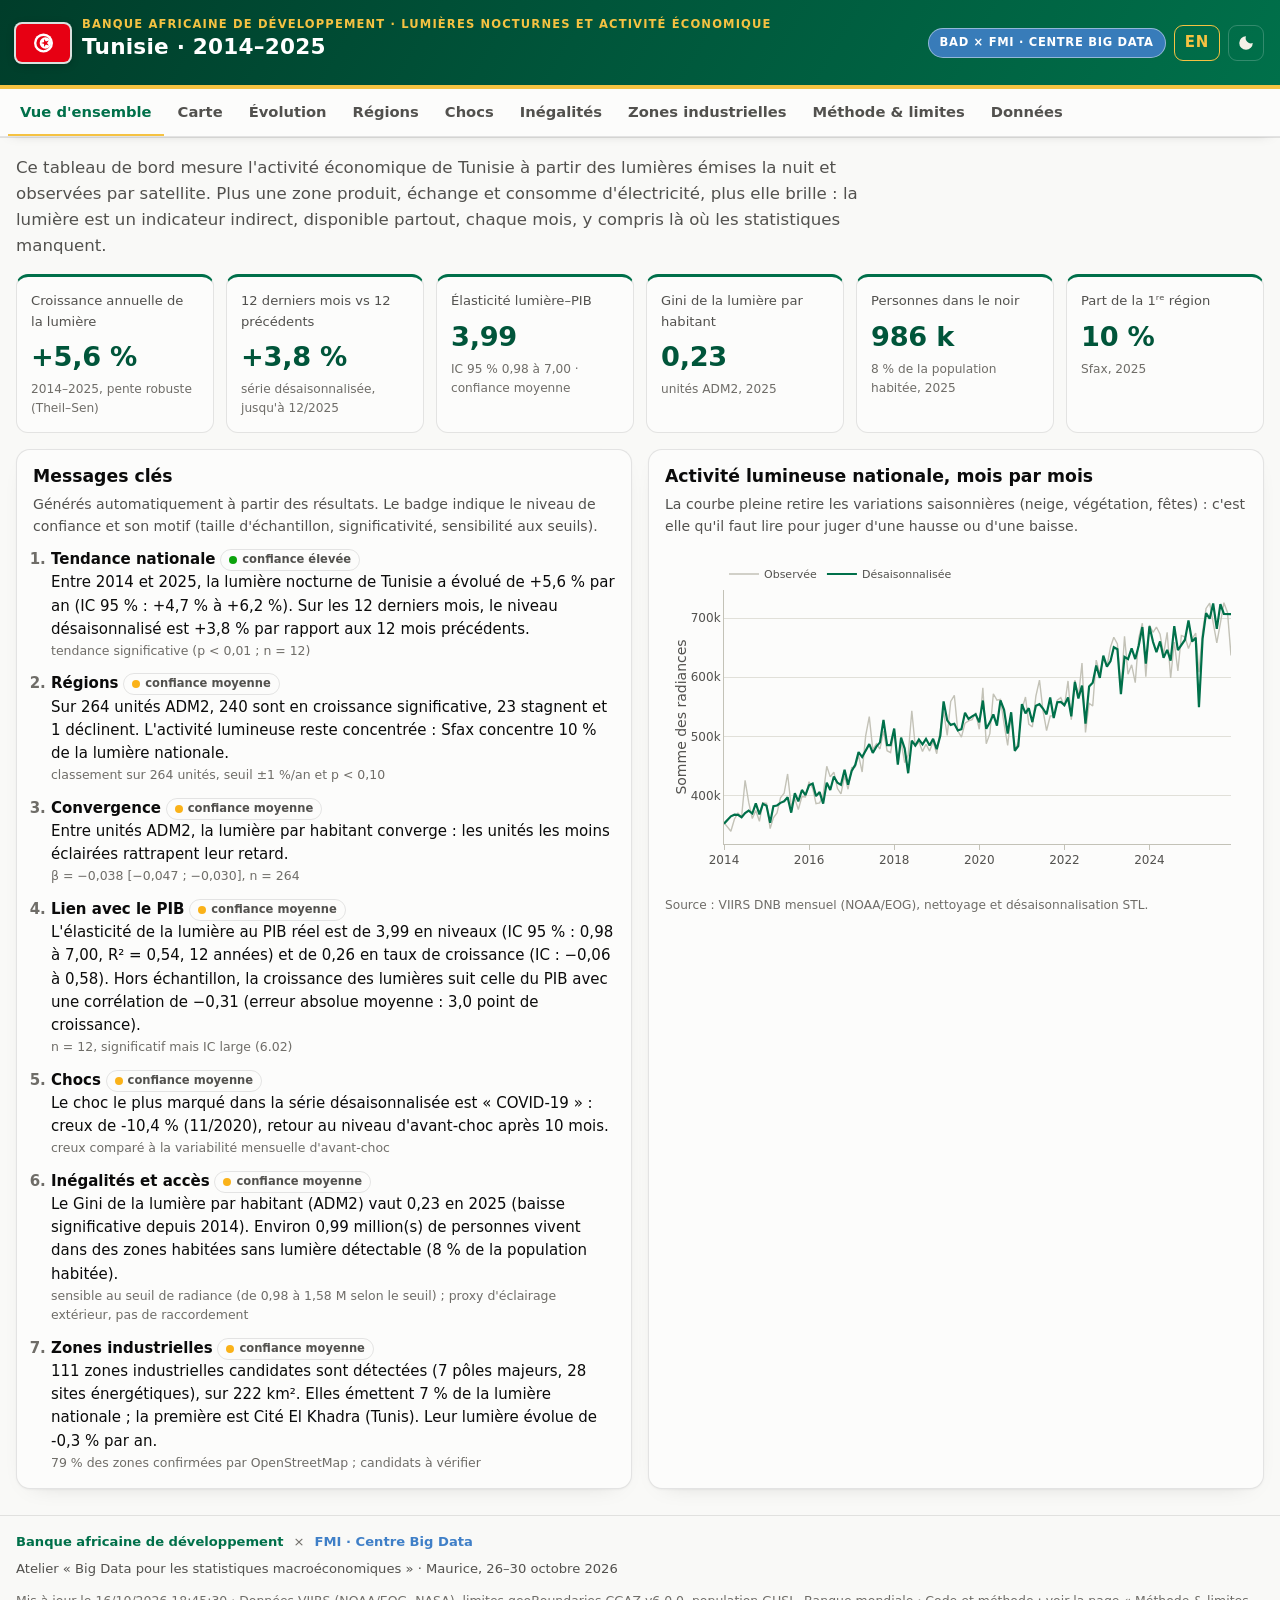
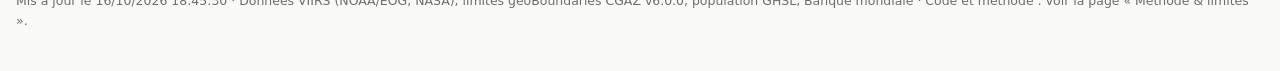
<file: index.html>
<!DOCTYPE html>
<html lang="fr">
<head>
<meta charset="utf-8">
<meta http-equiv="Cache-Control" content="no-cache">
<meta name="viewport" content="width=device-width, initial-scale=1, viewport-fit=cover">
<title>Lumières nocturnes et activité économique</title>
<meta name="description" content="Tableau de bord : l'activité économique mesurée par les lumières nocturnes (VIIRS), aux niveaux national et régional.">
<link rel="icon" href="data:image/svg+xml,%3Csvg xmlns='http://www.w3.org/2000/svg' viewBox='0 0 32 32'%3E%3Crect width='32' height='32' rx='7' fill='%2300553A'/%3E%3Ccircle cx='11' cy='13' r='3' fill='%23f5c242'/%3E%3Ccircle cx='21' cy='19' r='2' fill='%23f5c242'/%3E%3Ccircle cx='19' cy='9' r='1.4' fill='%23fde7a6'/%3E%3C/svg%3E">
<link rel="stylesheet" href="assets/vendor/leaflet.css?v=20261016184530">
<link rel="stylesheet" href="assets/style.css?v=20261016184530">
<script>
  // apply the stored theme before first paint (no flash)
  try { const t = localStorage.getItem("ntl-theme"); if (t === "light" || t === "dark") document.documentElement.dataset.theme = t; } catch (e) {}
</script>
</head>
<body>
<a class="skip" href="#main">Aller au contenu</a>
<header class="topbar">
  <div class="brand">
    <img id="flag" class="flag" alt="Drapeau" hidden>
    <div>
      <div class="eyebrow">Banque africaine de développement · Lumières nocturnes et activité économique</div>
      <h1 id="country-title">Chargement…</h1>
    </div>
  </div>
  <div class="controls">
    <span class="cobrand">BAD × FMI · Centre Big Data</span>
    <a id="lang-switch" class="lang-btn" href="#" title="English version" hreflang="en">EN</a>
    <label class="sr" for="country-select">Pays</label>
    <select id="country-select" hidden></select>
    <button id="theme-toggle" class="icon-btn" type="button" aria-label="Changer de thème" title="Thème clair / sombre">
      <svg viewBox="0 0 24 24" width="18" height="18" aria-hidden="true"><path fill="currentColor" d="M12 3a9 9 0 1 0 9 9 7 7 0 0 1-9-9z"/></svg>
    </button>
  </div>
</header>
<div id="synthetic-banner" class="banner" hidden role="alert">
  ⚠️ Données <strong>synthétiques de test</strong> : ce tableau de bord sert à vérifier la chaîne de traitement.
  Aucun chiffre affiché n'est une statistique réelle.
</div>
<nav class="tabs" aria-label="Pages">
  <a href="#overview" data-page="overview">Vue d'ensemble</a>
  <a href="#map" data-page="map">Carte</a>
  <a href="#time" data-page="time">Évolution</a>
  <a href="#regions" data-page="regions">Régions</a>
  <a href="#shocks" data-page="shocks">Chocs</a>
  <a href="#inequality" data-page="inequality">Inégalités</a>
  <a href="#industry" data-page="industry">Zones industrielles</a>
  <a href="#method" data-page="method">Méthode &amp; limites</a>
  <a href="#data" data-page="data">Données</a>
</nav>

<main id="main" class="wrap">
  <!-- ================================ OVERVIEW ================================ -->
  <section class="page" id="page-overview">
    <p class="lede" id="lede"></p>
    <div class="kpis" id="kpis"></div>
    <div class="grid two">
      <article class="card">
        <h2>Messages clés</h2>
        <p class="help">Générés automatiquement à partir des résultats. Le badge indique le niveau de confiance
          et son motif (taille d'échantillon, significativité, sensibilité aux seuils).</p>
        <ol class="messages" id="messages"></ol>
      </article>
      <article class="card">
        <h2>Activité lumineuse nationale, mois par mois</h2>
        <p class="help">La courbe pleine retire les variations saisonnières (neige, végétation, fêtes) : c'est elle qu'il faut lire
          pour juger d'une hausse ou d'une baisse.</p>
        <div class="chart" id="ov-series"></div>
        <p class="source">Source : VIIRS DNB mensuel (NOAA/EOG), nettoyage et désaisonnalisation STL.</p>
      </article>
    </div>
  </section>

  <!-- ================================ MAP ================================ -->
  <section class="page" id="page-map" hidden>
    <div class="card map-card">
      <div class="map-toolbar" role="group" aria-label="Options de carte">
        <div class="seg" id="map-mode">
          <button type="button" data-mode="choro" class="on">Indicateurs</button>
          <button type="button" data-mode="ntl">Lumières</button>
          <button type="button" data-mode="compare">Avant / après</button>
          <button type="button" data-mode="dark">Zones dans le noir</button>
        </div>
        <label class="ctl" data-for="choro">Niveau
          <select id="map-level"></select></label>
        <label class="ctl" data-for="choro">Indicateur
          <select id="map-indicator"></select></label>
        <div class="ctl" data-for="ntl">
          <button type="button" id="map-play" class="play-btn" aria-label="Lire l'animation" title="Lire l'animation">▶</button>
          <label for="map-year">Année <span id="year-label" class="mono"></span></label>
          <input type="range" id="map-year" min="0" max="0" step="1" aria-label="Année"></div>
        <label class="ctl" data-for="compare">Gauche <select id="cmp-a"></select></label>
        <label class="ctl" data-for="compare">Droite <select id="cmp-b"></select></label>
      </div>
      <div class="map-wrap">
        <div id="map" class="map" role="region" aria-label="Carte interactive"></div>
        <div id="map-b" class="map map-b" hidden aria-hidden="true"></div>
        <div class="map-legend" id="map-legend"></div>
        <div class="map-fallback" id="map-fallback" hidden style="display:none"></div>
        <div class="map-year" id="map-year-badge" hidden></div>
        <div class="map-year b" id="map-year-badge-b" hidden></div>
      </div>
      <p class="help" id="map-help"></p>
      <p class="source" id="map-source"></p>
    </div>
  </section>

  <!-- ================================ TIME ================================ -->
  <section class="page" id="page-time" hidden>
    <article class="card">
      <h2>Série nationale : observée, désaisonnalisée, tendance</h2>
      <p class="help">Les bandes grises signalent des événements connus ; les traits violets, des ruptures détectées
        statistiquement ; les points orange, des mois anormaux (écart d'au moins 5 % hors saison).</p>
      <div class="chart tall" id="t-series"></div>
      <p class="source">Source : VIIRS DNB mensuel (VCMSLCFG) ; STL robuste sur log(SoL) ; ruptures par segmentation linéaire.</p>
    </article>
    <div class="grid two">
      <article class="card">
        <h2>Croissance sur un an (même mois)</h2>
        <p class="help">Comparer un mois au même mois de l'année précédente neutralise la saisonnalité.</p>
        <div class="chart" id="t-yoy"></div>
        <p class="source">Source : VIIRS DNB mensuel ; calculs.</p>
      </article>
      <article class="card">
        <h2>Régions (ADM1), série désaisonnalisée</h2>
        <p class="help">Base 100 = moyenne de la première année : on compare des rythmes, pas des tailles.</p>
        <div class="chart" id="t-regions"></div>
        <p class="source">Source : VIIRS DNB mensuel ; STL par région.</p>
      </article>
    </div>
    <h2 class="section-title">Lumières et PIB</h2>
    <div class="grid two">
      <article class="card">
        <h3>Relation log(lumières) – log(PIB réel)</h3>
        <p class="help">La pente β est l'élasticité : +1 % de PIB s'accompagne en moyenne de +β % de lumière.</p>
        <div class="chart" id="g-scatter"></div>
        <div id="g-table"></div>
        <p class="source">Sources : VIIRS VNL V2 annuel ; Banque mondiale (NY.GDP.MKTP.KD) ; MCO, écarts-types HAC.</p>
      </article>
      <article class="card">
        <h3>Croissance du PIB : officielle et estimée par les lumières</h3>
        <p class="help">Estimation « hors échantillon » : chaque année est prédite sans l'utiliser. Le dernier point,
          s'il existe, estime une année que la statistique officielle ne couvre pas encore.</p>
        <div class="chart" id="g-track"></div>
        <p class="source">Sources : Banque mondiale ; VIIRS mensuel agrégé par année ; modèle en taux de croissance.</p>
      </article>
    </div>
  </section>

  <!-- ================================ REGIONS ================================ -->
  <section class="page" id="page-regions" hidden>
    <div class="toolbar">
      <div class="seg" id="reg-level"></div>
      <input type="search" id="reg-search" placeholder="Rechercher une unité…" aria-label="Rechercher une unité">
    </div>
    <div class="grid two">
      <article class="card">
        <h2>Qui croît, qui stagne, qui décline ?</h2>
        <p class="help">Croissance annuelle robuste (pente de Theil–Sen) avec son intervalle à 95 %. « Croissance » et
          « Déclin » exigent une tendance d'au moins ±1 %/an statistiquement significative.</p>
        <div class="chart tall" id="r-rank"></div>
        <p class="source">Source : VIIRS VNL V2 annuel, torchères masquées.</p>
      </article>
      <article class="card">
        <h2>Où se concentre l'activité ?</h2>
        <p class="help">Part de la lumière nationale émise par la première unité et par les 10 % d'unités les plus lumineuses.</p>
        <div class="chart" id="r-conc"></div>
        <h3>Convergence</h3>
        <p class="help">Chaque point est une unité : croissance de la lumière par habitant en fonction de son niveau initial.
          Une pente négative signifie que les moins éclairées rattrapent leur retard.</p>
        <div class="chart" id="r-beta"></div>
        <p class="source">Source : VIIRS VNL V2 ; population GHSL/WorldPop.</p>
      </article>
    </div>
    <article class="card flush">
      <div class="table-wrap"><table id="r-table" class="data"></table></div>
    </article>
  </section>

  <!-- ================================ SHOCKS ================================ -->
  <section class="page" id="page-shocks" hidden>
    <article class="card">
      <h2>Chocs : profondeur et durée de récupération</h2>
      <p class="help">Creux = écart maximal du niveau désaisonnalisé à sa moyenne des 12 mois précédant l'événement.
        Récupération = premier mois où ce niveau est retrouvé.</p>
      <div id="s-table"></div>
    </article>
    <div class="grid two">
      <article class="card">
        <h2>Données quotidiennes (Black Marble)</h2>
        <label class="ctl">Fenêtre <select id="s-window"></select></label>
        <div class="chart" id="s-daily"></div>
        <p class="source">Source : NASA Black Marble VNP46A2, pixels de qualité élevée sans nuage ni neige.</p>
      </article>
      <article class="card">
        <h2>Impact par région</h2>
        <label class="ctl">Événement <select id="s-event"></select></label>
        <div class="chart" id="s-regional"></div>
        <p class="source">Source : VIIRS DNB mensuel désaisonnalisé par région.</p>
      </article>
    </div>
    <article class="card">
      <h2>Ruptures détectées</h2>
      <p class="help">Une rupture sans événement connu à ±6 mois mérite une enquête : changement de capteur, panne,
        événement local non répertorié.</p>
      <div id="s-breaks"></div>
    </article>
  </section>

  <!-- ================================ INEQUALITY ================================ -->
  <section class="page" id="page-inequality" hidden>
    <div class="grid two">
      <article class="card">
        <h2>Courbe de Lorenz de la lumière</h2>
        <p class="help">Plus la courbe s'éloigne de la diagonale, plus la lumière (et l'activité qu'elle reflète) est
          concentrée sur une petite part de la population.</p>
        <div class="chart" id="i-lorenz"></div>
        <p class="source">Source : VIIRS VNL V2 ; population GHSL/WorldPop ; lumière par habitant des unités.</p>
      </article>
      <article class="card">
        <h2>Gini et Theil dans le temps</h2>
        <p class="help">Le Theil se décompose : part des inégalités <em>entre</em> régions et <em>à l'intérieur</em> des régions.</p>
        <div class="chart" id="i-gini"></div>
        <div class="chart short" id="i-theil"></div>
        <p class="source">Source : calculs sur VIIRS VNL V2 et population.</p>
      </article>
    </div>
    <h2 class="section-title">Les populations « dans le noir »</h2>
    <div class="grid two">
      <article class="card">
        <h3>Habitants de zones sans lumière détectable</h3>
        <p class="help">La zone ombrée montre la plage obtenue avec différents seuils de radiance : c'est la marge
          d'incertitude de l'indicateur.</p>
        <div class="chart" id="i-dark"></div>
        <p class="source">Sources : VIIRS VNL V2 ; GHSL/WorldPop ; Banque mondiale (EG.ELC.ACCS.ZS).</p>
      </article>
      <article class="card">
        <h3>Où sont-ils ?</h3>
        <div class="chart tall" id="i-dark-units"></div>
        <p class="source">Source : VIIRS VNL V2 ; GHSL/WorldPop.</p>
      </article>
    </div>
    <article class="card">
      <h3>Écart urbain / rural</h3>
      <p class="help">Lumière par habitant des zones urbaines divisée par celle des zones rurales (degré d'urbanisation GHSL).</p>
      <div class="chart short" id="i-urban"></div>
    </article>
  </section>

  <!-- ================================ METHOD ================================ -->
  <section class="page prose" id="page-method" hidden>
    <article class="card"><div id="method"></div></article>
  </section>

  <!-- ================================ INDUSTRY ================================ -->
  <section class="page" id="page-industry" hidden>
    <p class="lede" id="ind-lede"></p>
    <div class="kpis" id="ind-kpis"></div>
    <div class="card map-card ind-card">
      <div class="map-toolbar" role="group" aria-label="Filtres des zones">
        <div class="seg" id="ind-filter">
          <button type="button" data-c="all" class="on">Toutes</button>
          <button type="button" data-c="major">Pôles majeurs</button>
          <button type="button" data-c="zone">Zones industrielles / logistiques</button>
          <button type="button" data-c="energy">Énergie / extraction</button>
        </div>
        <label class="ctl"><input type="checkbox" id="ind-ntl" checked> Lumières nocturnes en fond</label>
        <label class="ctl"><input type="checkbox" id="ind-poly" checked> Contours des zones</label>
      </div>
      <div class="map-wrap ind-wrap">
        <div id="imap" class="map" role="region" aria-label="Carte des zones industrielles"></div>
        <div class="map-legend" id="ind-legend"></div>
      </div>
      <p class="help">Chaque cercle est une zone candidate ; sa surface est proportionnelle à la lumière émise. Survolez pour
        l'identifier, cliquez pour sa fiche (évolution de la lumière, bâti non résidentiel, NO₂, validation OpenStreetMap).</p>
      <p class="source">Sources : VIIRS VNL V2 (NOAA/EOG), GHSL BUILT-S R2023A (bâti non résidentiel) et GHS-POP (JRC),
        Sentinel-5P TROPOMI NO₂ (ESA/Copernicus), OpenStreetMap (validation) ; calculs Google Earth Engine.</p>
    </div>
    <div class="grid two">
      <article class="card">
        <h2>Les 15 zones qui émettent le plus de lumière</h2>
        <p class="help">Part de la lumière nationale émise par chaque zone (dernière année), couleur = type de zone.</p>
        <div class="chart tall" id="ind-top"></div>
      </article>
      <article class="card">
        <h2>Signature industrielle des zones</h2>
        <p class="help">Plus une zone est à droite (bâti surtout non résidentiel) et haut (beaucoup de lumière par habitant),
          plus son profil est industriel. Taille = lumière émise.</p>
        <div class="chart tall" id="ind-scatter"></div>
      </article>
    </div>
    <article class="card">
      <h2>Toutes les zones détectées</h2>
      <p class="help">Cliquez sur une ligne pour centrer la carte sur la zone. Colonnes triables.</p>
      <div class="table-wrap ind-table-wrap"><table class="data" id="ind-table"></table></div>
    </article>
    <article class="card prose">
      <h2>Méthode, validation et limites</h2>
      <div id="ind-method"></div>
    </article>
  </section>

  <!-- ================================ DATA ================================ -->
  <section class="page" id="page-data" hidden>
    <article class="card">
      <h2>Télécharger les données</h2>
      <p class="help">Toutes les tables affichées sont téléchargeables. Licences : VIIRS et Black Marble (domaine public,
        attribution demandée), geoBoundaries et WorldPop (CC BY 4.0), GHSL (CC BY 4.0), Banque mondiale (CC BY 4.0).</p>
      <ul class="downloads" id="downloads"></ul>
    </article>
  </section>
</main>
<footer class="foot wrap">
  <div class="foot-brand">
    <span class="fb-afdb">Banque africaine de développement</span>
    <span class="fb-x">×</span>
    <span class="fb-imf">FMI · Centre Big Data</span>
    <span class="fb-ev">Atelier « Big Data pour les statistiques macroéconomiques » · Maurice, 26–30 octobre 2026</span>
  </div>
  <p id="foot"></p>
</footer>

<script src="assets/vendor/leaflet.js?v=20261016184530"></script>
<script>window.L || document.write('<link rel="stylesheet" href="https://unpkg.com/leaflet@1.9.4/dist/leaflet.css"><script src="https://unpkg.com/leaflet@1.9.4/dist/leaflet.js"><\/script>')</script>
<script src="assets/vendor/plotly.min.js?v=20261016184530" charset="utf-8"></script>
<script>window.Plotly || document.write('<script src="https://cdn.jsdelivr.net/npm/plotly.js-dist-min@2.35.2/plotly.min.js" charset="utf-8"><\/script>')</script>
<script src="assets/app.js?v=20261016184530"></script>
</body>
</html>
</file>
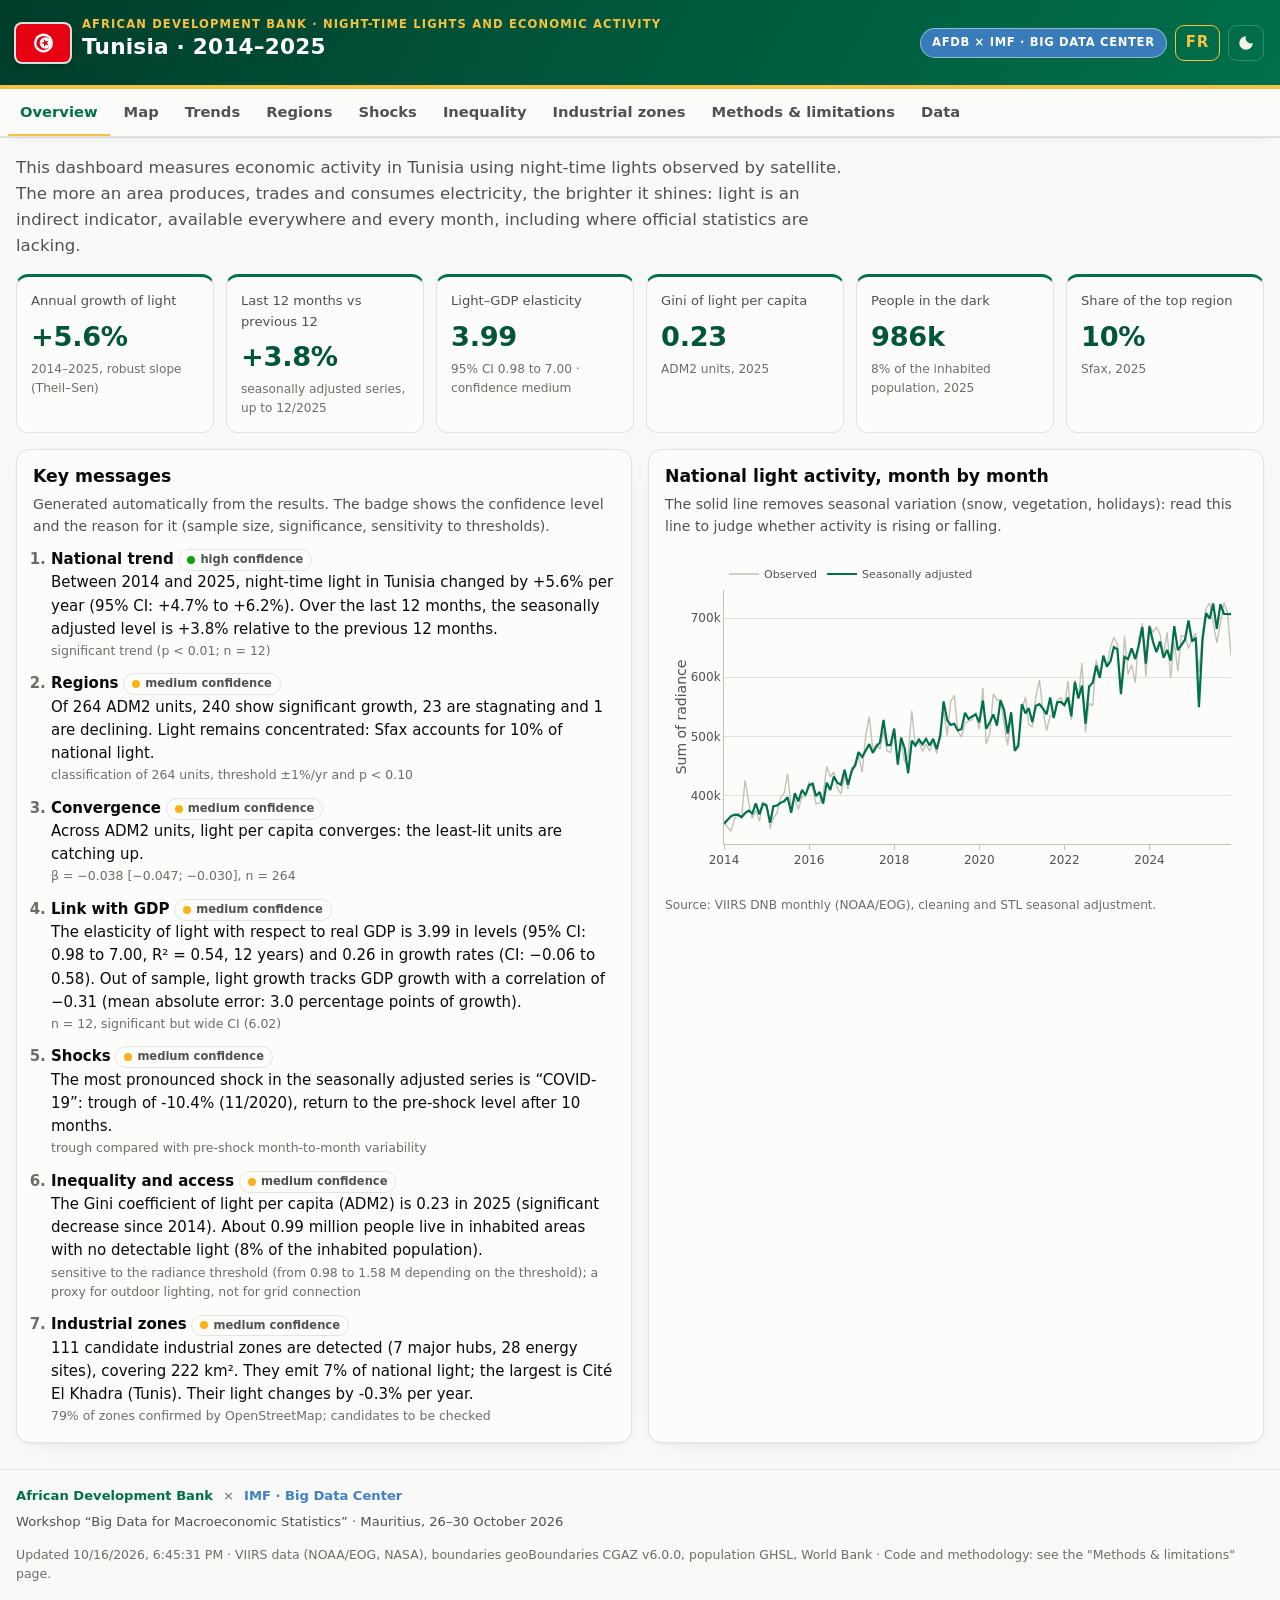
<file: en/index.html>
<!DOCTYPE html>
<html lang="en">
<head>
<meta charset="utf-8">
<meta http-equiv="Cache-Control" content="no-cache">
<meta name="viewport" content="width=device-width, initial-scale=1, viewport-fit=cover">
<title>Night-Time Lights and Economic Activity</title>
<meta name="description" content="Dashboard: economic activity measured with night-time lights (VIIRS) at national and subnational levels.">
<link rel="icon" href="data:image/svg+xml,%3Csvg xmlns='http://www.w3.org/2000/svg' viewBox='0 0 32 32'%3E%3Crect width='32' height='32' rx='7' fill='%2300553A'/%3E%3Ccircle cx='11' cy='13' r='3' fill='%23f5c242'/%3E%3Ccircle cx='21' cy='19' r='2' fill='%23f5c242'/%3E%3Ccircle cx='19' cy='9' r='1.4' fill='%23fde7a6'/%3E%3C/svg%3E">
<link rel="stylesheet" href="assets/vendor/leaflet.css?v=20261016184531">
<link rel="stylesheet" href="assets/style.css?v=20261016184531">
<script>
  // apply the stored theme before first paint (no flash)
  try { const t = localStorage.getItem("ntl-theme"); if (t === "light" || t === "dark") document.documentElement.dataset.theme = t; } catch (e) {}
</script>
</head>
<body>
<a class="skip" href="#main">Skip to content</a>
<header class="topbar">
  <div class="brand">
    <img id="flag" class="flag" alt="Flag" hidden>
    <div>
      <div class="eyebrow">African Development Bank · Night-time lights and economic activity</div>
      <h1 id="country-title">Loading…</h1>
    </div>
  </div>
  <div class="controls">
    <span class="cobrand">AfDB × IMF · Big Data Center</span>
    <a id="lang-switch" class="lang-btn" href="#" title="Version française" hreflang="fr">FR</a>
    <label class="sr" for="country-select">Country</label>
    <select id="country-select" hidden></select>
    <button id="theme-toggle" class="icon-btn" type="button" aria-label="Toggle theme" title="Light / dark theme">
      <svg viewBox="0 0 24 24" width="18" height="18" aria-hidden="true"><path fill="currentColor" d="M12 3a9 9 0 1 0 9 9 7 7 0 0 1-9-9z"/></svg>
    </button>
  </div>
</header>
<div id="synthetic-banner" class="banner" hidden role="alert">
  ⚠️ <strong>Synthetic test data</strong>: this dashboard is only meant to check the processing pipeline.
  None of the figures shown are real statistics.
</div>
<nav class="tabs" aria-label="Pages">
  <a href="#overview" data-page="overview">Overview</a>
  <a href="#map" data-page="map">Map</a>
  <a href="#time" data-page="time">Trends</a>
  <a href="#regions" data-page="regions">Regions</a>
  <a href="#shocks" data-page="shocks">Shocks</a>
  <a href="#inequality" data-page="inequality">Inequality</a>
  <a href="#industry" data-page="industry">Industrial zones</a>
  <a href="#method" data-page="method">Methods &amp; limitations</a>
  <a href="#data" data-page="data">Data</a>
</nav>

<main id="main" class="wrap">
  <!-- ================================ OVERVIEW ================================ -->
  <section class="page" id="page-overview">
    <p class="lede" id="lede"></p>
    <div class="kpis" id="kpis"></div>
    <div class="grid two">
      <article class="card">
        <h2>Key messages</h2>
        <p class="help">Generated automatically from the results. The badge shows the confidence level
          and the reason for it (sample size, significance, sensitivity to thresholds).</p>
        <ol class="messages" id="messages"></ol>
      </article>
      <article class="card">
        <h2>National light activity, month by month</h2>
        <p class="help">The solid line removes seasonal variation (snow, vegetation, holidays): read this line
          to judge whether activity is rising or falling.</p>
        <div class="chart" id="ov-series"></div>
        <p class="source">Source: VIIRS DNB monthly (NOAA/EOG), cleaning and STL seasonal adjustment.</p>
      </article>
    </div>
  </section>

  <!-- ================================ MAP ================================ -->
  <section class="page" id="page-map" hidden>
    <div class="card map-card">
      <div class="map-toolbar" role="group" aria-label="Map options">
        <div class="seg" id="map-mode">
          <button type="button" data-mode="choro" class="on">Indicators</button>
          <button type="button" data-mode="ntl">Lights</button>
          <button type="button" data-mode="compare">Before / after</button>
          <button type="button" data-mode="dark">Areas in the dark</button>
        </div>
        <label class="ctl" data-for="choro">Level
          <select id="map-level"></select></label>
        <label class="ctl" data-for="choro">Indicator
          <select id="map-indicator"></select></label>
        <div class="ctl" data-for="ntl">
          <button type="button" id="map-play" class="play-btn" aria-label="Play the animation" title="Play the animation">▶</button>
          <label for="map-year">Year <span id="year-label" class="mono"></span></label>
          <input type="range" id="map-year" min="0" max="0" step="1" aria-label="Year"></div>
        <label class="ctl" data-for="compare">Left <select id="cmp-a"></select></label>
        <label class="ctl" data-for="compare">Right <select id="cmp-b"></select></label>
      </div>
      <div class="map-wrap">
        <div id="map" class="map" role="region" aria-label="Interactive map"></div>
        <div id="map-b" class="map map-b" hidden aria-hidden="true"></div>
        <div class="map-legend" id="map-legend"></div>
        <div class="map-fallback" id="map-fallback" hidden style="display:none"></div>
        <div class="map-year" id="map-year-badge" hidden></div>
        <div class="map-year b" id="map-year-badge-b" hidden></div>
      </div>
      <p class="help" id="map-help"></p>
      <p class="source" id="map-source"></p>
    </div>
  </section>

  <!-- ================================ TIME ================================ -->
  <section class="page" id="page-time" hidden>
    <article class="card">
      <h2>National series: observed, seasonally adjusted, trend</h2>
      <p class="help">Grey bands mark known events; purple lines, statistically detected structural breaks;
        orange dots, anomalous months (deviation of at least 5% after removing seasonality).</p>
      <div class="chart tall" id="t-series"></div>
      <p class="source">Source: VIIRS DNB monthly (VCMSLCFG); robust STL on log(SoL); breaks from piecewise-linear segmentation.</p>
    </article>
    <div class="grid two">
      <article class="card">
        <h2>Year-on-year growth (same month)</h2>
        <p class="help">Comparing a month with the same month of the previous year neutralises seasonality.</p>
        <div class="chart" id="t-yoy"></div>
        <p class="source">Source: VIIRS DNB monthly; own calculations.</p>
      </article>
      <article class="card">
        <h2>Regions (ADM1), seasonally adjusted series</h2>
        <p class="help">Index 100 = first-year average: this compares growth paths, not sizes.</p>
        <div class="chart" id="t-regions"></div>
        <p class="source">Source: VIIRS DNB monthly; STL by region.</p>
      </article>
    </div>
    <h2 class="section-title">Lights and GDP</h2>
    <div class="grid two">
      <article class="card">
        <h3>Relationship between log(lights) and log(real GDP)</h3>
        <p class="help">The slope β is the elasticity: on average, +1% GDP is associated with +β% light.</p>
        <div class="chart" id="g-scatter"></div>
        <div id="g-table"></div>
        <p class="source">Sources: VIIRS VNL V2 annual; World Bank (NY.GDP.MKTP.KD); OLS, HAC standard errors.</p>
      </article>
      <article class="card">
        <h3>GDP growth: official and estimated from lights</h3>
        <p class="help">Out-of-sample estimate: each year is predicted without using it. The last point,
          if any, estimates a year not yet covered by official statistics.</p>
        <div class="chart" id="g-track"></div>
        <p class="source">Sources: World Bank; VIIRS monthly aggregated by year; growth-rate model.</p>
      </article>
    </div>
  </section>

  <!-- ================================ REGIONS ================================ -->
  <section class="page" id="page-regions" hidden>
    <div class="toolbar">
      <div class="seg" id="reg-level"></div>
      <input type="search" id="reg-search" placeholder="Search for a unit…" aria-label="Search for a unit">
    </div>
    <div class="grid two">
      <article class="card">
        <h2>Who is growing, stagnating or declining?</h2>
        <p class="help">Robust annual growth (Theil–Sen slope) with its 95% interval. "Growth" and
          "Decline" require a statistically significant trend of at least ±1%/year.</p>
        <div class="chart tall" id="r-rank"></div>
        <p class="source">Source: VIIRS VNL V2 annual, gas flares masked.</p>
      </article>
      <article class="card">
        <h2>Where is activity concentrated?</h2>
        <p class="help">Share of national light emitted by the brightest unit and by the brightest 10% of units.</p>
        <div class="chart" id="r-conc"></div>
        <h3>Convergence</h3>
        <p class="help">Each point is a unit: growth of light per capita against its initial level.
          A negative slope means the least-lit units are catching up.</p>
        <div class="chart" id="r-beta"></div>
        <p class="source">Source: VIIRS VNL V2; population GHSL/WorldPop.</p>
      </article>
    </div>
    <article class="card flush">
      <div class="table-wrap"><table id="r-table" class="data"></table></div>
    </article>
  </section>

  <!-- ================================ SHOCKS ================================ -->
  <section class="page" id="page-shocks" hidden>
    <article class="card">
      <h2>Shocks: depth and recovery time</h2>
      <p class="help">Trough = maximum deviation of the seasonally adjusted level from its average over the 12 months before the event.
        Recovery = first month in which that level is regained.</p>
      <div id="s-table"></div>
    </article>
    <div class="grid two">
      <article class="card">
        <h2>Daily data (Black Marble)</h2>
        <label class="ctl">Window <select id="s-window"></select></label>
        <div class="chart" id="s-daily"></div>
        <p class="source">Source: NASA Black Marble VNP46A2, high-quality pixels free of cloud and snow.</p>
      </article>
      <article class="card">
        <h2>Impact by region</h2>
        <label class="ctl">Event <select id="s-event"></select></label>
        <div class="chart" id="s-regional"></div>
        <p class="source">Source: VIIRS DNB monthly, seasonally adjusted by region.</p>
      </article>
    </div>
    <article class="card">
      <h2>Detected structural breaks</h2>
      <p class="help">A break with no known event within ±6 months warrants investigation: sensor change, outage,
        unrecorded local event.</p>
      <div id="s-breaks"></div>
    </article>
  </section>

  <!-- ================================ INEQUALITY ================================ -->
  <section class="page" id="page-inequality" hidden>
    <div class="grid two">
      <article class="card">
        <h2>Lorenz curve of light</h2>
        <p class="help">The further the curve lies from the diagonal, the more light (and the activity it reflects) is
          concentrated in a small share of the population.</p>
        <div class="chart" id="i-lorenz"></div>
        <p class="source">Source: VIIRS VNL V2; population GHSL/WorldPop; light per capita of units.</p>
      </article>
      <article class="card">
        <h2>Gini and Theil over time</h2>
        <p class="help">The Theil index decomposes into inequality <em>between</em> regions and <em>within</em> regions.</p>
        <div class="chart" id="i-gini"></div>
        <div class="chart short" id="i-theil"></div>
        <p class="source">Source: calculations on VIIRS VNL V2 and population.</p>
      </article>
    </div>
    <h2 class="section-title">Populations "in the dark"</h2>
    <div class="grid two">
      <article class="card">
        <h3>People living in areas with no detectable light</h3>
        <p class="help">The shaded band shows the range obtained with different radiance thresholds: it is the
          uncertainty margin of the indicator.</p>
        <div class="chart" id="i-dark"></div>
        <p class="source">Sources: VIIRS VNL V2; GHSL/WorldPop; World Bank (EG.ELC.ACCS.ZS).</p>
      </article>
      <article class="card">
        <h3>Where are they?</h3>
        <div class="chart tall" id="i-dark-units"></div>
        <p class="source">Source: VIIRS VNL V2; GHSL/WorldPop.</p>
      </article>
    </div>
    <article class="card">
      <h3>Urban / rural gap</h3>
      <p class="help">Light per capita in urban areas divided by that in rural areas (GHSL degree of urbanisation).</p>
      <div class="chart short" id="i-urban"></div>
    </article>
  </section>

  <!-- ================================ METHOD ================================ -->
  <section class="page prose" id="page-method" hidden>
    <article class="card"><div id="method"></div></article>
  </section>

  <!-- ================================ INDUSTRY ================================ -->
  <section class="page" id="page-industry" hidden>
    <p class="lede" id="ind-lede"></p>
    <div class="kpis" id="ind-kpis"></div>
    <div class="card map-card ind-card">
      <div class="map-toolbar" role="group" aria-label="Zone filters">
        <div class="seg" id="ind-filter">
          <button type="button" data-c="all" class="on">All</button>
          <button type="button" data-c="major">Major hubs</button>
          <button type="button" data-c="zone">Industrial / logistics zones</button>
          <button type="button" data-c="energy">Energy / extraction</button>
        </div>
        <label class="ctl"><input type="checkbox" id="ind-ntl" checked> Night lights in the background</label>
        <label class="ctl"><input type="checkbox" id="ind-poly" checked> Zone outlines</label>
      </div>
      <div class="map-wrap ind-wrap">
        <div id="imap" class="map" role="region" aria-label="Map of industrial zones"></div>
        <div class="map-legend" id="ind-legend"></div>
      </div>
      <p class="help">Each circle is a candidate zone; its area is proportional to the light it emits. Hover to identify it,
        click for its profile (light trend, non-residential buildings, NO₂, OpenStreetMap validation).</p>
      <p class="source">Sources: VIIRS VNL V2 (NOAA/EOG), GHSL BUILT-S R2023A (non-residential built-up) and GHS-POP (JRC),
        Sentinel-5P TROPOMI NO₂ (ESA/Copernicus), OpenStreetMap (validation); computed on Google Earth Engine.</p>
    </div>
    <div class="grid two">
      <article class="card">
        <h2>The 15 zones emitting the most light</h2>
        <p class="help">Share of national light emitted by each zone (latest year), colour = zone type.</p>
        <div class="chart tall" id="ind-top"></div>
      </article>
      <article class="card">
        <h2>Industrial signature of the zones</h2>
        <p class="help">The further right (mostly non-residential buildings) and the higher (much light per resident), the
          more industrial the profile. Size = light emitted.</p>
        <div class="chart tall" id="ind-scatter"></div>
      </article>
    </div>
    <article class="card">
      <h2>All detected zones</h2>
      <p class="help">Click a row to centre the map on the zone. Sortable columns.</p>
      <div class="table-wrap ind-table-wrap"><table class="data" id="ind-table"></table></div>
    </article>
    <article class="card prose">
      <h2>Method, validation and limitations</h2>
      <div id="ind-method"></div>
    </article>
  </section>

  <!-- ================================ DATA ================================ -->
  <section class="page" id="page-data" hidden>
    <article class="card">
      <h2>Download the data</h2>
      <p class="help">All tables shown can be downloaded. Licences: VIIRS and Black Marble (public domain,
        attribution requested), geoBoundaries and WorldPop (CC BY 4.0), GHSL (CC BY 4.0), World Bank (CC BY 4.0).</p>
      <ul class="downloads" id="downloads"></ul>
    </article>
  </section>
</main>
<footer class="foot wrap">
  <div class="foot-brand">
    <span class="fb-afdb">African Development Bank</span>
    <span class="fb-x">×</span>
    <span class="fb-imf">IMF · Big Data Center</span>
    <span class="fb-ev">Workshop “Big Data for Macroeconomic Statistics” · Mauritius, 26–30 October 2026</span>
  </div>
  <p id="foot"></p>
</footer>

<script src="assets/vendor/leaflet.js?v=20261016184531"></script>
<script>window.L || document.write('<link rel="stylesheet" href="https://unpkg.com/leaflet@1.9.4/dist/leaflet.css"><script src="https://unpkg.com/leaflet@1.9.4/dist/leaflet.js"><\/script>')</script>
<script src="assets/vendor/plotly.min.js?v=20261016184531" charset="utf-8"></script>
<script>window.Plotly || document.write('<script src="https://cdn.jsdelivr.net/npm/plotly.js-dist-min@2.35.2/plotly.min.js" charset="utf-8"><\/script>')</script>
<script src="assets/app.js?v=20261016184531"></script>
</body>
</html>
</file>
<file: assets/vendor/leaflet.css>
/* required styles */

.leaflet-pane,
.leaflet-tile,
.leaflet-marker-icon,
.leaflet-marker-shadow,
.leaflet-tile-container,
.leaflet-pane > svg,
.leaflet-pane > canvas,
.leaflet-zoom-box,
.leaflet-image-layer,
.leaflet-layer {
	position: absolute;
	left: 0;
	top: 0;
	}
.leaflet-container {
	overflow: hidden;
	}
.leaflet-tile,
.leaflet-marker-icon,
.leaflet-marker-shadow {
	-webkit-user-select: none;
	   -moz-user-select: none;
	        user-select: none;
	  -webkit-user-drag: none;
	}
/* Prevents IE11 from highlighting tiles in blue */
.leaflet-tile::selection {
	background: transparent;
}
/* Safari renders non-retina tile on retina better with this, but Chrome is worse */
.leaflet-safari .leaflet-tile {
	image-rendering: -webkit-optimize-contrast;
	}
/* hack that prevents hw layers "stretching" when loading new tiles */
.leaflet-safari .leaflet-tile-container {
	width: 1600px;
	height: 1600px;
	-webkit-transform-origin: 0 0;
	}
.leaflet-marker-icon,
.leaflet-marker-shadow {
	display: block;
	}
/* .leaflet-container svg: reset svg max-width decleration shipped in Joomla! (joomla.org) 3.x */
/* .leaflet-container img: map is broken in FF if you have max-width: 100% on tiles */
.leaflet-container .leaflet-overlay-pane svg {
	max-width: none !important;
	max-height: none !important;
	}
.leaflet-container .leaflet-marker-pane img,
.leaflet-container .leaflet-shadow-pane img,
.leaflet-container .leaflet-tile-pane img,
.leaflet-container img.leaflet-image-layer,
.leaflet-container .leaflet-tile {
	max-width: none !important;
	max-height: none !important;
	width: auto;
	padding: 0;
	}

.leaflet-container img.leaflet-tile {
	/* See: https://bugs.chromium.org/p/chromium/issues/detail?id=600120 */
	mix-blend-mode: plus-lighter;
}

.leaflet-container.leaflet-touch-zoom {
	-ms-touch-action: pan-x pan-y;
	touch-action: pan-x pan-y;
	}
.leaflet-container.leaflet-touch-drag {
	-ms-touch-action: pinch-zoom;
	/* Fallback for FF which doesn't support pinch-zoom */
	touch-action: none;
	touch-action: pinch-zoom;
}
.leaflet-container.leaflet-touch-drag.leaflet-touch-zoom {
	-ms-touch-action: none;
	touch-action: none;
}
.leaflet-container {
	-webkit-tap-highlight-color: transparent;
}
.leaflet-container a {
	-webkit-tap-highlight-color: rgba(51, 181, 229, 0.4);
}
.leaflet-tile {
	filter: inherit;
	visibility: hidden;
	}
.leaflet-tile-loaded {
	visibility: inherit;
	}
.leaflet-zoom-box {
	width: 0;
	height: 0;
	-moz-box-sizing: border-box;
	     box-sizing: border-box;
	z-index: 800;
	}
/* workaround for https://bugzilla.mozilla.org/show_bug.cgi?id=888319 */
.leaflet-overlay-pane svg {
	-moz-user-select: none;
	}

.leaflet-pane         { z-index: 400; }

.leaflet-tile-pane    { z-index: 200; }
.leaflet-overlay-pane { z-index: 400; }
.leaflet-shadow-pane  { z-index: 500; }
.leaflet-marker-pane  { z-index: 600; }
.leaflet-tooltip-pane   { z-index: 650; }
.leaflet-popup-pane   { z-index: 700; }

.leaflet-map-pane canvas { z-index: 100; }
.leaflet-map-pane svg    { z-index: 200; }

.leaflet-vml-shape {
	width: 1px;
	height: 1px;
	}
.lvml {
	behavior: url(#default#VML);
	display: inline-block;
	position: absolute;
	}


/* control positioning */

.leaflet-control {
	position: relative;
	z-index: 800;
	pointer-events: visiblePainted; /* IE 9-10 doesn't have auto */
	pointer-events: auto;
	}
.leaflet-top,
.leaflet-bottom {
	position: absolute;
	z-index: 1000;
	pointer-events: none;
	}
.leaflet-top {
	top: 0;
	}
.leaflet-right {
	right: 0;
	}
.leaflet-bottom {
	bottom: 0;
	}
.leaflet-left {
	left: 0;
	}
.leaflet-control {
	float: left;
	clear: both;
	}
.leaflet-right .leaflet-control {
	float: right;
	}
.leaflet-top .leaflet-control {
	margin-top: 10px;
	}
.leaflet-bottom .leaflet-control {
	margin-bottom: 10px;
	}
.leaflet-left .leaflet-control {
	margin-left: 10px;
	}
.leaflet-right .leaflet-control {
	margin-right: 10px;
	}


/* zoom and fade animations */

.leaflet-fade-anim .leaflet-popup {
	opacity: 0;
	-webkit-transition: opacity 0.2s linear;
	   -moz-transition: opacity 0.2s linear;
	        transition: opacity 0.2s linear;
	}
.leaflet-fade-anim .leaflet-map-pane .leaflet-popup {
	opacity: 1;
	}
.leaflet-zoom-animated {
	-webkit-transform-origin: 0 0;
	    -ms-transform-origin: 0 0;
	        transform-origin: 0 0;
	}
svg.leaflet-zoom-animated {
	will-change: transform;
}

.leaflet-zoom-anim .leaflet-zoom-animated {
	-webkit-transition: -webkit-transform 0.25s cubic-bezier(0,0,0.25,1);
	   -moz-transition:    -moz-transform 0.25s cubic-bezier(0,0,0.25,1);
	        transition:         transform 0.25s cubic-bezier(0,0,0.25,1);
	}
.leaflet-zoom-anim .leaflet-tile,
.leaflet-pan-anim .leaflet-tile {
	-webkit-transition: none;
	   -moz-transition: none;
	        transition: none;
	}

.leaflet-zoom-anim .leaflet-zoom-hide {
	visibility: hidden;
	}


/* cursors */

.leaflet-interactive {
	cursor: pointer;
	}
.leaflet-grab {
	cursor: -webkit-grab;
	cursor:    -moz-grab;
	cursor:         grab;
	}
.leaflet-crosshair,
.leaflet-crosshair .leaflet-interactive {
	cursor: crosshair;
	}
.leaflet-popup-pane,
.leaflet-control {
	cursor: auto;
	}
.leaflet-dragging .leaflet-grab,
.leaflet-dragging .leaflet-grab .leaflet-interactive,
.leaflet-dragging .leaflet-marker-draggable {
	cursor: move;
	cursor: -webkit-grabbing;
	cursor:    -moz-grabbing;
	cursor:         grabbing;
	}

/* marker & overlays interactivity */
.leaflet-marker-icon,
.leaflet-marker-shadow,
.leaflet-image-layer,
.leaflet-pane > svg path,
.leaflet-tile-container {
	pointer-events: none;
	}

.leaflet-marker-icon.leaflet-interactive,
.leaflet-image-layer.leaflet-interactive,
.leaflet-pane > svg path.leaflet-interactive,
svg.leaflet-image-layer.leaflet-interactive path {
	pointer-events: visiblePainted; /* IE 9-10 doesn't have auto */
	pointer-events: auto;
	}

/* visual tweaks */

.leaflet-container {
	background: #ddd;
	outline-offset: 1px;
	}
.leaflet-container a {
	color: #0078A8;
	}
.leaflet-zoom-box {
	border: 2px dotted #38f;
	background: rgba(255,255,255,0.5);
	}


/* general typography */
.leaflet-container {
	font-family: "Helvetica Neue", Arial, Helvetica, sans-serif;
	font-size: 12px;
	font-size: 0.75rem;
	line-height: 1.5;
	}


/* general toolbar styles */

.leaflet-bar {
	box-shadow: 0 1px 5px rgba(0,0,0,0.65);
	border-radius: 4px;
	}
.leaflet-bar a {
	background-color: #fff;
	border-bottom: 1px solid #ccc;
	width: 26px;
	height: 26px;
	line-height: 26px;
	display: block;
	text-align: center;
	text-decoration: none;
	color: black;
	}
.leaflet-bar a,
.leaflet-control-layers-toggle {
	background-position: 50% 50%;
	background-repeat: no-repeat;
	display: block;
	}
.leaflet-bar a:hover,
.leaflet-bar a:focus {
	background-color: #f4f4f4;
	}
.leaflet-bar a:first-child {
	border-top-left-radius: 4px;
	border-top-right-radius: 4px;
	}
.leaflet-bar a:last-child {
	border-bottom-left-radius: 4px;
	border-bottom-right-radius: 4px;
	border-bottom: none;
	}
.leaflet-bar a.leaflet-disabled {
	cursor: default;
	background-color: #f4f4f4;
	color: #bbb;
	}

.leaflet-touch .leaflet-bar a {
	width: 30px;
	height: 30px;
	line-height: 30px;
	}
.leaflet-touch .leaflet-bar a:first-child {
	border-top-left-radius: 2px;
	border-top-right-radius: 2px;
	}
.leaflet-touch .leaflet-bar a:last-child {
	border-bottom-left-radius: 2px;
	border-bottom-right-radius: 2px;
	}

/* zoom control */

.leaflet-control-zoom-in,
.leaflet-control-zoom-out {
	font: bold 18px 'Lucida Console', Monaco, monospace;
	text-indent: 1px;
	}

.leaflet-touch .leaflet-control-zoom-in, .leaflet-touch .leaflet-control-zoom-out  {
	font-size: 22px;
	}


/* layers control */

.leaflet-control-layers {
	box-shadow: 0 1px 5px rgba(0,0,0,0.4);
	background: #fff;
	border-radius: 5px;
	}
.leaflet-control-layers-toggle {
	background-image: url(images/layers.png);
	width: 36px;
	height: 36px;
	}
.leaflet-retina .leaflet-control-layers-toggle {
	background-image: url(images/layers-2x.png);
	background-size: 26px 26px;
	}
.leaflet-touch .leaflet-control-layers-toggle {
	width: 44px;
	height: 44px;
	}
.leaflet-control-layers .leaflet-control-layers-list,
.leaflet-control-layers-expanded .leaflet-control-layers-toggle {
	display: none;
	}
.leaflet-control-layers-expanded .leaflet-control-layers-list {
	display: block;
	position: relative;
	}
.leaflet-control-layers-expanded {
	padding: 6px 10px 6px 6px;
	color: #333;
	background: #fff;
	}
.leaflet-control-layers-scrollbar {
	overflow-y: scroll;
	overflow-x: hidden;
	padding-right: 5px;
	}
.leaflet-control-layers-selector {
	margin-top: 2px;
	position: relative;
	top: 1px;
	}
.leaflet-control-layers label {
	display: block;
	font-size: 13px;
	font-size: 1.08333em;
	}
.leaflet-control-layers-separator {
	height: 0;
	border-top: 1px solid #ddd;
	margin: 5px -10px 5px -6px;
	}

/* Default icon URLs */
.leaflet-default-icon-path { /* used only in path-guessing heuristic, see L.Icon.Default */
	background-image: url(images/marker-icon.png);
	}


/* attribution and scale controls */

.leaflet-container .leaflet-control-attribution {
	background: #fff;
	background: rgba(255, 255, 255, 0.8);
	margin: 0;
	}
.leaflet-control-attribution,
.leaflet-control-scale-line {
	padding: 0 5px;
	color: #333;
	line-height: 1.4;
	}
.leaflet-control-attribution a {
	text-decoration: none;
	}
.leaflet-control-attribution a:hover,
.leaflet-control-attribution a:focus {
	text-decoration: underline;
	}
.leaflet-attribution-flag {
	display: inline !important;
	vertical-align: baseline !important;
	width: 1em;
	height: 0.6669em;
	}
.leaflet-left .leaflet-control-scale {
	margin-left: 5px;
	}
.leaflet-bottom .leaflet-control-scale {
	margin-bottom: 5px;
	}
.leaflet-control-scale-line {
	border: 2px solid #777;
	border-top: none;
	line-height: 1.1;
	padding: 2px 5px 1px;
	white-space: nowrap;
	-moz-box-sizing: border-box;
	     box-sizing: border-box;
	background: rgba(255, 255, 255, 0.8);
	text-shadow: 1px 1px #fff;
	}
.leaflet-control-scale-line:not(:first-child) {
	border-top: 2px solid #777;
	border-bottom: none;
	margin-top: -2px;
	}
.leaflet-control-scale-line:not(:first-child):not(:last-child) {
	border-bottom: 2px solid #777;
	}

.leaflet-touch .leaflet-control-attribution,
.leaflet-touch .leaflet-control-layers,
.leaflet-touch .leaflet-bar {
	box-shadow: none;
	}
.leaflet-touch .leaflet-control-layers,
.leaflet-touch .leaflet-bar {
	border: 2px solid rgba(0,0,0,0.2);
	background-clip: padding-box;
	}


/* popup */

.leaflet-popup {
	position: absolute;
	text-align: center;
	margin-bottom: 20px;
	}
.leaflet-popup-content-wrapper {
	padding: 1px;
	text-align: left;
	border-radius: 12px;
	}
.leaflet-popup-content {
	margin: 13px 24px 13px 20px;
	line-height: 1.3;
	font-size: 13px;
	font-size: 1.08333em;
	min-height: 1px;
	}
.leaflet-popup-content p {
	margin: 17px 0;
	margin: 1.3em 0;
	}
.leaflet-popup-tip-container {
	width: 40px;
	height: 20px;
	position: absolute;
	left: 50%;
	margin-top: -1px;
	margin-left: -20px;
	overflow: hidden;
	pointer-events: none;
	}
.leaflet-popup-tip {
	width: 17px;
	height: 17px;
	padding: 1px;

	margin: -10px auto 0;
	pointer-events: auto;

	-webkit-transform: rotate(45deg);
	   -moz-transform: rotate(45deg);
	    -ms-transform: rotate(45deg);
	        transform: rotate(45deg);
	}
.leaflet-popup-content-wrapper,
.leaflet-popup-tip {
	background: white;
	color: #333;
	box-shadow: 0 3px 14px rgba(0,0,0,0.4);
	}
.leaflet-container a.leaflet-popup-close-button {
	position: absolute;
	top: 0;
	right: 0;
	border: none;
	text-align: center;
	width: 24px;
	height: 24px;
	font: 16px/24px Tahoma, Verdana, sans-serif;
	color: #757575;
	text-decoration: none;
	background: transparent;
	}
.leaflet-container a.leaflet-popup-close-button:hover,
.leaflet-container a.leaflet-popup-close-button:focus {
	color: #585858;
	}
.leaflet-popup-scrolled {
	overflow: auto;
	}

.leaflet-oldie .leaflet-popup-content-wrapper {
	-ms-zoom: 1;
	}
.leaflet-oldie .leaflet-popup-tip {
	width: 24px;
	margin: 0 auto;

	-ms-filter: "progid:DXImageTransform.Microsoft.Matrix(M11=0.70710678, M12=0.70710678, M21=-0.70710678, M22=0.70710678)";
	filter: progid:DXImageTransform.Microsoft.Matrix(M11=0.70710678, M12=0.70710678, M21=-0.70710678, M22=0.70710678);
	}

.leaflet-oldie .leaflet-control-zoom,
.leaflet-oldie .leaflet-control-layers,
.leaflet-oldie .leaflet-popup-content-wrapper,
.leaflet-oldie .leaflet-popup-tip {
	border: 1px solid #999;
	}


/* div icon */

.leaflet-div-icon {
	background: #fff;
	border: 1px solid #666;
	}


/* Tooltip */
/* Base styles for the element that has a tooltip */
.leaflet-tooltip {
	position: absolute;
	padding: 6px;
	background-color: #fff;
	border: 1px solid #fff;
	border-radius: 3px;
	color: #222;
	white-space: nowrap;
	-webkit-user-select: none;
	-moz-user-select: none;
	-ms-user-select: none;
	user-select: none;
	pointer-events: none;
	box-shadow: 0 1px 3px rgba(0,0,0,0.4);
	}
.leaflet-tooltip.leaflet-interactive {
	cursor: pointer;
	pointer-events: auto;
	}
.leaflet-tooltip-top:before,
.leaflet-tooltip-bottom:before,
.leaflet-tooltip-left:before,
.leaflet-tooltip-right:before {
	position: absolute;
	pointer-events: none;
	border: 6px solid transparent;
	background: transparent;
	content: "";
	}

/* Directions */

.leaflet-tooltip-bottom {
	margin-top: 6px;
}
.leaflet-tooltip-top {
	margin-top: -6px;
}
.leaflet-tooltip-bottom:before,
.leaflet-tooltip-top:before {
	left: 50%;
	margin-left: -6px;
	}
.leaflet-tooltip-top:before {
	bottom: 0;
	margin-bottom: -12px;
	border-top-color: #fff;
	}
.leaflet-tooltip-bottom:before {
	top: 0;
	margin-top: -12px;
	margin-left: -6px;
	border-bottom-color: #fff;
	}
.leaflet-tooltip-left {
	margin-left: -6px;
}
.leaflet-tooltip-right {
	margin-left: 6px;
}
.leaflet-tooltip-left:before,
.leaflet-tooltip-right:before {
	top: 50%;
	margin-top: -6px;
	}
.leaflet-tooltip-left:before {
	right: 0;
	margin-right: -12px;
	border-left-color: #fff;
	}
.leaflet-tooltip-right:before {
	left: 0;
	margin-left: -12px;
	border-right-color: #fff;
	}

/* Printing */

@media print {
	/* Prevent printers from removing background-images of controls. */
	.leaflet-control {
		-webkit-print-color-adjust: exact;
		print-color-adjust: exact;
		}
	}
</file>
<file: assets/style.css>
/* Night-time lights dashboard — light & dark themes, responsive. */
:root {
  color-scheme: light;
  --page: #f9f9f7; --surface: #fcfcfb; --surface-2: #f2f1ed;
  --ink: #0b0b0b; --ink-2: #52514e; --muted: #6f6d68; --grid: #e1e0d9; --axis: #c3c2b7;
  --border: rgba(11, 11, 11, .10);
  --accent: #b47a00; --night: #0d1b2a; --gold: #f5c242;
  --s1: #2a78d6; --s2: #eb6834; --s3: #1baf7a; --s4: #eda100; --s5: #e87ba4; --s6: #008300; --s7: #6250d6; --s8: #e34948;
  --grow: #2a78d6; --flat: #a9a8a2; --decline: #e34948;
  --good: #0ca30c; --warn: #fab219; --crit: #d03b3b;
  --radius: 12px;
  --font: system-ui, -apple-system, "Segoe UI", Roboto, sans-serif;
}
@media (prefers-color-scheme: dark) {
  :root:where(:not([data-theme="light"])) {
    color-scheme: dark;
    --page: #0d0d0d; --surface: #1a1a19; --surface-2: #232321;
    --ink: #f0efec; --ink-2: #c3c2b7; --muted: #9a988f; --grid: #2c2c2a; --axis: #383835;
    --border: rgba(255, 255, 255, .10); --accent: #f5c242;
    --s1: #3987e5; --s2: #d95926; --s3: #199e70; --s4: #c98500; --s5: #d55181; --s6: #008300; --s7: #9085e9; --s8: #e66767;
    --grow: #3987e5; --flat: #77766f; --decline: #e66767;
  }
}
:root[data-theme="dark"] {
  color-scheme: dark;
  --page: #0d0d0d; --surface: #1a1a19; --surface-2: #232321;
  --ink: #f0efec; --ink-2: #c3c2b7; --muted: #9a988f; --grid: #2c2c2a; --axis: #383835;
  --border: rgba(255, 255, 255, .10); --accent: #f5c242;
  --s1: #3987e5; --s2: #d95926; --s3: #199e70; --s4: #c98500; --s5: #d55181; --s6: #008300; --s7: #9085e9; --s8: #e66767;
  --grow: #3987e5; --flat: #77766f; --decline: #e66767;
}

* { box-sizing: border-box; }
[hidden] { display: none !important; }
html { -webkit-text-size-adjust: 100%; }
body { margin: 0; background: var(--page); color: var(--ink); font: 15px/1.55 var(--font); }
h1, h2, h3 { line-height: 1.25; margin: 0 0 .4em; }
h1 { font-size: 1.35rem; }
h2 { font-size: 1.08rem; }
h3 { font-size: .98rem; }
a { color: var(--s1); }
.sr, .skip:not(:focus) { position: absolute; width: 1px; height: 1px; overflow: hidden; clip: rect(0 0 0 0); }
.skip:focus { position: fixed; top: 8px; left: 8px; z-index: 100; background: var(--surface); padding: 8px 12px; }
.mono { font-variant-numeric: tabular-nums; }

/* ---- header ---------------------------------------------------------------------------- */
.topbar { display: flex; align-items: center; justify-content: space-between; gap: 12px; padding: 14px 16px;
  padding-top: max(14px, env(safe-area-inset-top)); background: var(--night); color: #f4f1e8; }
.brand { display: flex; align-items: center; gap: 12px; min-width: 0; }
.brand > div { min-width: 0; }
.brand h1 { color: #fff; white-space: nowrap; overflow: hidden; text-overflow: ellipsis; }
.logo { flex: none; width: 36px; height: 36px; border-radius: 9px; background:
  radial-gradient(circle at 34% 40%, var(--gold) 0 4px, transparent 5px),
  radial-gradient(circle at 66% 62%, var(--gold) 0 3px, transparent 4px),
  radial-gradient(circle at 60% 26%, #fde7a6 0 2px, transparent 3px), #13263b; }
.eyebrow { font-size: .72rem; letter-spacing: .08em; text-transform: uppercase; color: #c9b98a; }
.controls { display: flex; gap: 8px; align-items: center; }
.controls select { background: #13263b; color: #fff; border: 1px solid rgba(255,255,255,.2); border-radius: 8px; padding: 6px 8px; }
.icon-btn { display: grid; place-items: center; width: 36px; height: 36px; border-radius: 9px; border: 1px solid rgba(255,255,255,.2);
  background: transparent; color: #f4f1e8; cursor: pointer; }
.icon-btn:hover { background: rgba(255,255,255,.08); }
.banner { background: #fff4d6; color: #5b4300; border-bottom: 1px solid #f0d58a; padding: 10px 16px; font-size: .9rem; }
@media (prefers-color-scheme: dark) { :root:where(:not([data-theme="light"])) .banner { background: #3a2f12; color: #f8e3a6; border-color: #5b4a1b; } }
:root[data-theme="dark"] .banner { background: #3a2f12; color: #f8e3a6; border-color: #5b4a1b; }

/* ---- tabs ------------------------------------------------------------------------------ */
.tabs { position: sticky; top: 0; z-index: 20; display: flex; gap: 2px; overflow-x: auto; scrollbar-width: none;
  background: var(--surface); border-bottom: 1px solid var(--border); padding: 0 8px; }
.tabs::-webkit-scrollbar { display: none; }
.tabs a { flex: none; padding: 12px 12px 10px; color: var(--ink-2); text-decoration: none; font-weight: 550;
  font-size: .92rem; border-bottom: 2px solid transparent; }
.tabs a:hover { color: var(--ink); }
.tabs a[aria-current="page"] { color: var(--ink); border-bottom-color: var(--accent); }

/* ---- layout ---------------------------------------------------------------------------- */
.wrap { max-width: 1240px; margin: 0 auto; padding: 18px 16px 8px; }
.page { display: grid; gap: 16px; }
.grid { display: grid; gap: 16px; }
.grid.two { grid-template-columns: repeat(auto-fit, minmax(min(100%, 460px), 1fr)); }
.card { background: var(--surface); border: 1px solid var(--border); border-radius: var(--radius); padding: 16px; min-width: 0; }
.card.flush { padding: 0; overflow: hidden; }
.section-title { margin: 10px 0 -4px; font-size: 1.15rem; }
.lede { font-size: 1.02rem; color: var(--ink-2); margin: 0; max-width: 80ch; }
.help { color: var(--ink-2); font-size: .88rem; margin: 0 0 10px; max-width: 75ch; }
.source { color: var(--muted); font-size: .76rem; margin: 8px 0 0; }
.chart { width: 100%; height: 340px; }
.chart.tall { height: 480px; }
.chart.short { height: 240px; }
.toolbar { display: flex; flex-wrap: wrap; gap: 10px; align-items: center; }
.toolbar input[type="search"] { flex: 1 1 220px; max-width: 360px; }
input[type="search"], select { font: inherit; color: var(--ink); background: var(--surface); border: 1px solid var(--border);
  border-radius: 8px; padding: 7px 10px; }
.ctl { display: inline-flex; align-items: center; gap: 6px; font-size: .86rem; color: var(--ink-2); margin: 0 0 8px; }
.seg { display: inline-flex; border: 1px solid var(--border); border-radius: 9px; overflow: hidden; background: var(--surface); }
.seg button { font: inherit; font-size: .86rem; border: 0; background: transparent; color: var(--ink-2); padding: 7px 12px; cursor: pointer; }
.seg button + button { border-left: 1px solid var(--border); }
.seg button.on { background: var(--ink); color: var(--surface); }

/* ---- KPIs & messages -------------------------------------------------------------------- */
.kpis { display: grid; gap: 12px; grid-template-columns: repeat(auto-fit, minmax(min(100%, 180px), 1fr)); }
.kpi { background: var(--surface); border: 1px solid var(--border); border-radius: var(--radius); padding: 14px; }
.kpi .label { color: var(--ink-2); font-size: .82rem; }
.kpi .value { font-size: 1.7rem; font-weight: 650; letter-spacing: -.01em; margin: 4px 0 2px; }
.kpi .sub { color: var(--muted); font-size: .76rem; }
.messages { margin: 0; padding-left: 1.2em; display: grid; gap: 12px; }
.messages li::marker { color: var(--muted); font-weight: 600; }
.messages .theme { font-weight: 650; }
.badge { display: inline-flex; align-items: center; gap: 5px; font-size: .72rem; font-weight: 600; padding: 1px 8px;
  border-radius: 99px; border: 1px solid var(--border); color: var(--ink-2); white-space: nowrap; }
.badge::before { content: ""; width: 8px; height: 8px; border-radius: 50%; background: currentColor; }
.badge.élevée::before { background: var(--good); }
.badge.moyenne::before { background: var(--warn); }
.badge.faible::before { background: var(--crit); }
.why { color: var(--muted); font-size: .78rem; }

/* ---- map --------------------------------------------------------------------------------- */
.map-card { padding: 12px; }
.map-toolbar { display: flex; flex-wrap: wrap; gap: 10px 16px; align-items: center; margin-bottom: 10px; }
.map-toolbar .ctl { margin: 0; }
.map-toolbar input[type="range"] { width: min(220px, 50vw); accent-color: var(--accent); }
.map-wrap { position: relative; height: min(68vh, 640px); min-height: 360px; border-radius: 10px; overflow: hidden; background: var(--surface-2); }
.map-wrap > .map { position: absolute !important; inset: 0; width: 100%; height: 100%; }
.map-b { pointer-events: none; }
.swipe { position: absolute; left: 0; right: 0; bottom: 40px; width: 60%; margin: 0 20%; z-index: 5; accent-color: var(--accent); }
.map-legend { position: absolute; left: 10px; bottom: 10px; z-index: 6; background: var(--surface); color: var(--ink);
  border: 1px solid var(--border); border-radius: 8px; padding: 8px 10px; font-size: .78rem; max-width: 260px; }
.map-legend .ramp { height: 10px; border-radius: 3px; margin: 6px 0 2px; }
.map-legend .ticks { display: flex; justify-content: space-between; color: var(--ink-2); font-variant-numeric: tabular-nums; }
.map-legend .sw { display: inline-block; width: 11px; height: 11px; border-radius: 3px; margin-right: 6px; vertical-align: -1px; }
.map-fallback { position: absolute; inset: 0; display: grid; place-items: center; padding: 24px; text-align: center; color: var(--ink-2); }
.maplibregl-popup-content { background: var(--surface) !important; color: var(--ink); border-radius: 8px; font: 13px/1.45 var(--font); }
.maplibregl-popup-tip { border-top-color: var(--surface) !important; border-bottom-color: var(--surface) !important; }
.maplibregl-ctrl-attrib { font-size: 10px; }

/* ---- tables --------------------------------------------------------------------------- */
.table-wrap { overflow-x: auto; }
table.data { width: 100%; border-collapse: collapse; font-size: .86rem; }
table.data th, table.data td { padding: 8px 10px; border-bottom: 1px solid var(--grid); text-align: right; white-space: nowrap; }
table.data th:first-child, table.data td:first-child { text-align: left; white-space: normal; min-width: 160px; }
table.data th { position: sticky; top: 0; background: var(--surface-2); color: var(--ink-2); font-weight: 600; cursor: pointer; user-select: none; }
table.data th[aria-sort="ascending"]::after { content: " ▲"; font-size: .7em; }
table.data th[aria-sort="descending"]::after { content: " ▼"; font-size: .7em; }
table.data td { font-variant-numeric: tabular-nums; }
table.data tr:hover td { background: var(--surface-2); }
.pill { display: inline-block; padding: 1px 8px; border-radius: 99px; font-size: .76rem; font-weight: 600; color: #fff; }

/* ---- prose / downloads -------------------------------------------------------------- */
.prose .card { max-width: 900px; }
.prose h2 { margin-top: 1.2em; }
.prose h2:first-child { margin-top: 0; }
.prose li { margin: .25em 0; }
.prose code { font-size: .86em; background: var(--surface-2); padding: 1px 5px; border-radius: 4px; }
.prose table { border-collapse: collapse; font-size: .86rem; width: 100%; }
.prose td, .prose th { border-bottom: 1px solid var(--grid); padding: 6px 8px; text-align: left; vertical-align: top; }
.downloads { list-style: none; padding: 0; margin: 0; display: grid; gap: 8px; }
.downloads li { display: flex; justify-content: space-between; gap: 12px; align-items: baseline; border-bottom: 1px solid var(--grid); padding: 8px 0; }
.downloads span { color: var(--ink-2); font-size: .86rem; }
.foot { color: var(--muted); font-size: .78rem; padding-bottom: 28px; }

@media (max-width: 640px) {
  .wrap { padding: 12px 12px 4px; }
  .card { padding: 12px; }
  .kpi .value { font-size: 1.4rem; }
  .chart { height: 300px; }
  .chart.tall { height: 420px; }
  .eyebrow { display: none; }
  .swipe { width: 80%; margin: 0 10%; }
}
@media (forced-colors: active) { .badge::before { forced-color-adjust: none; } }

/* ---- Leaflet map (replaces MapLibre) */
.map-wrap .leaflet-container { background: var(--surface-2); font: inherit; }
.map-legend { z-index: 1001; }
.map-fallback { z-index: 1002; background: var(--surface-2); }
.map-wrap.split > .map { width: calc(50% - 3px); }
.map-wrap.split > #map-b { left: auto; right: 0; pointer-events: auto; }
.map-wrap.split::after { content: ""; position: absolute; top: 0; bottom: 0; left: calc(50% - 3px); width: 6px; background: var(--surface); z-index: 900; }
.leaflet-popup-content table { border-collapse: collapse; font-size: 13px; }
.leaflet-tooltip { font: 600 12px/1.3 inherit; }

/* ==== AfDB visual identity (green / gold), co-branded with the IMF Big Data Center ======== */
:root { --afdb: #00704A; --afdb-dark: #00553A; --afdb-light: #00A86A; --afdb-gold: #F5C242; --imf: #3F7FC7;
  --night: #00553A; --accent: #00704A; --s1: #00704A; --s3: #3F7FC7; }
:root[data-theme="dark"] { --accent: #F5C242; --s1: #00A86A; }
@media (prefers-color-scheme: dark) { :root:where(:not([data-theme="light"])) { --accent: #F5C242; --s1: #00A86A; } }
body { --font: "Segoe UI", Calibri, system-ui, -apple-system, Roboto, sans-serif; font-family: var(--font); }
.topbar { background: linear-gradient(120deg, #003d2a 0%, var(--afdb-dark) 45%, var(--afdb) 100%);
  border-bottom: 4px solid var(--afdb-gold); padding-top: 16px; padding-bottom: 16px; }
.eyebrow { color: var(--afdb-gold); font-weight: 700; letter-spacing: .1em; }
.brand h1 { font-weight: 800; letter-spacing: .01em; }
.flag { flex: none; width: 54px; height: 38px; object-fit: cover; border-radius: 6px;
  box-shadow: 0 0 0 2px rgba(255,255,255,.85), 0 2px 8px rgba(0,0,0,.35); background: #fff; }
.cobrand { display: inline-flex; align-items: center; gap: 6px; padding: 5px 11px; border-radius: 999px; font-size: .72rem;
  font-weight: 700; letter-spacing: .06em; text-transform: uppercase; color: #fff; background: rgba(63,127,199,.9);
  border: 1px solid rgba(255,255,255,.45); white-space: nowrap; }
.lang-btn { display: grid; place-items: center; min-width: 44px; height: 36px; padding: 0 10px; border-radius: 9px;
  border: 1px solid var(--afdb-gold); color: var(--afdb-gold); font-weight: 800; text-decoration: none; letter-spacing: .05em; }
.lang-btn:hover { background: var(--afdb-gold); color: var(--afdb-dark); }
.controls select { background: #003d2a; }
.tabs a[aria-current="page"] { color: var(--afdb); border-bottom-color: var(--afdb-gold) !important; font-weight: 700; }
:root[data-theme="dark"] .tabs a[aria-current="page"] { color: var(--afdb-gold); }
.kpi, .kpis > * { border-top: 3px solid var(--afdb); }
.seg button.on { background: var(--afdb) !important; color: #fff !important; border-color: var(--afdb) !important; }
a { color: var(--s1); }
@media (max-width: 760px) { .cobrand { display: none; } .flag { width: 42px; height: 30px; } }

/* ==== v2: ergonomics & visual polish ================================================== */
.tabs { z-index: 1200; box-shadow: 0 1px 0 var(--border), 0 6px 14px -12px rgba(0,0,0,.35); }
.tabs a { transition: color .15s ease; }
.tabs a:hover { color: var(--afdb); }
.wrap { max-width: 1280px; }
.card { border-radius: 14px; box-shadow: 0 1px 2px rgba(0,0,0,.04), 0 8px 24px -18px rgba(0,0,0,.25); }
.kpi { transition: transform .15s ease, box-shadow .15s ease; }
.kpi:hover { transform: translateY(-2px); box-shadow: 0 10px 24px -16px rgba(0,85,58,.55); }
.kpi .value { color: var(--afdb-dark); }
:root[data-theme="dark"] .kpi .value { color: #fff; }
@media (prefers-color-scheme: dark) { :root:where(:not([data-theme="light"])) .kpi .value { color: #fff; } }
.lede { font-size: 1.04rem; }

/* map */
.map-card { padding: 14px; }
.map-toolbar { position: relative; z-index: 2; background: var(--surface-2); border-radius: 12px; padding: 8px 10px; }
.map-toolbar .ctl { display: inline-flex; align-items: center; gap: 8px; font-size: .9rem; color: var(--ink-2); }
.map-toolbar select { border: 1px solid var(--border); border-radius: 8px; padding: 6px 8px; background: var(--surface); color: var(--ink); font: inherit; }
.seg button { transition: background .15s ease; }
.seg button:not(.on):hover { background: var(--surface-2); }
.play-btn { display: grid; place-items: center; width: 34px; height: 34px; border-radius: 50%; border: 0; cursor: pointer;
  background: var(--afdb); color: #fff; font-size: 12px; box-shadow: 0 2px 6px rgba(0,85,58,.35); }
.play-btn:hover { background: var(--afdb-dark); }
.play-btn.on { background: var(--afdb-gold); color: var(--afdb-dark); }
#year-label { font-weight: 800; color: var(--ink); min-width: 3.2ch; display: inline-block; }
.map-wrap { height: clamp(420px, calc(100vh - 290px), 760px); border: 1px solid var(--border); }
.map-legend { left: auto; right: 10px; top: 10px; bottom: auto; box-shadow: 0 4px 14px -6px rgba(0,0,0,.35);
  background: color-mix(in srgb, var(--surface) 92%, transparent); backdrop-filter: blur(4px); }
.map-wrap.split .map-legend { right: 10px; }
.map-year { position: absolute; left: 58px; top: 10px; z-index: 1001; pointer-events: none; padding: 2px 12px; border-radius: 10px;
  font: 800 1.9rem/1.2 var(--font); color: #fff; background: rgba(0,61,42,.78); letter-spacing: .02em;
  box-shadow: 0 4px 14px -6px rgba(0,0,0,.45); font-variant-numeric: tabular-nums; }
.map-year.b { left: calc(50% + 55px); }
.map-wrap:not(.split) .map-year.b { display: none; }
.ntl-ctl a { display: grid !important; place-items: center; color: var(--ink) !important; }
.leaflet-bar a { background: var(--surface); color: var(--ink); border-bottom-color: var(--border); }
.leaflet-bar a:hover { background: var(--surface-2); }
.leaflet-control-attribution { background: color-mix(in srgb, var(--surface) 85%, transparent) !important; color: var(--ink-2); }
.leaflet-control-attribution a { color: var(--s1); }
.leaflet-control-scale-line { background: color-mix(in srgb, var(--surface) 80%, transparent); color: var(--ink); border-color: var(--ink-2); }
.leaflet-popup-content-wrapper, .leaflet-popup-tip { background: var(--surface); color: var(--ink); box-shadow: 0 8px 28px -10px rgba(0,0,0,.45); }
.leaflet-popup-content { margin: 12px 14px; font: 13px/1.45 var(--font); }
.leaflet-popup-content strong { font-size: 15px; color: var(--afdb-dark); }
:root[data-theme="dark"] .leaflet-popup-content strong { color: var(--afdb-gold); }
.leaflet-popup-content .why { color: var(--muted); font-size: 12px; margin-bottom: 4px; }
.leaflet-popup-content td { padding: 2px 0; }
.leaflet-tooltip { background: var(--surface); color: var(--ink); border: 1px solid var(--border); border-radius: 8px;
  box-shadow: 0 6px 16px -8px rgba(0,0,0,.4); padding: 6px 9px; }
.leaflet-tooltip .tip-p { color: var(--muted); font-weight: 500; }
.leaflet-tooltip .tip-v { font-weight: 500; color: var(--ink-2); margin-top: 2px; }
.leaflet-tooltip .tip-v b { color: var(--ink); }
.spark { margin: 6px 0 8px; padding: 6px 8px 2px; border-radius: 8px; background: var(--surface-2); }
.spark-t { font-size: 11.5px; color: var(--ink-2); }
.spark-t b.up { color: var(--afdb); } .spark-t b.down { color: var(--decline); }
.spark svg { display: block; max-width: 100%; height: auto; }
.sp-a { fill: rgba(0,112,74,.14); } .sp-l { fill: none; stroke: var(--afdb); stroke-width: 2; stroke-linejoin: round; } .sp-d { fill: var(--afdb-gold); stroke: var(--afdb-dark); stroke-width: 1.2; }
.map-card.fs, .map-card:fullscreen { position: fixed; inset: 0; z-index: 3000; margin: 0; border-radius: 0; max-width: none; overflow: auto; background: var(--page); }
.map-card.fs .map-wrap, .map-card:fullscreen .map-wrap { height: calc(100vh - 150px); }

/* footer */
.foot { border-top: 1px solid var(--border); margin-top: 18px; padding-top: 16px; }
.foot-brand { display: flex; flex-wrap: wrap; align-items: center; gap: 6px 10px; margin-bottom: 6px; font-size: .82rem; }
.fb-afdb { font-weight: 800; color: var(--afdb); }
.fb-imf { font-weight: 800; color: var(--imf); }
.fb-x { color: var(--muted); }
.fb-ev { flex-basis: 100%; color: var(--ink-2); }
:root[data-theme="dark"] .fb-afdb { color: var(--afdb-light); }

@media (max-width: 640px) {
  .map-wrap { height: 64vh; min-height: 340px; }
  .map-year { font-size: 1.3rem; left: 52px; }
  .map-wrap.split > .map { width: 100%; height: calc(50% - 3px); }
  .map-wrap.split > #map-b { top: auto; bottom: 0; }
  .map-wrap.split::after { left: 0; right: 0; width: auto; top: calc(50% - 3px); bottom: auto; height: 6px; }
  .map-year.b { left: 52px; top: calc(50% + 10px); }
  .map-legend { max-width: 190px; font-size: .72rem; }
}
@media (max-width: 640px) {
  .leaflet-control-scale { display: none; }
  .leaflet-control-attribution { font-size: 9.5px; max-width: 75%; }
}

/* ==== v3: basemap selector & industrial zones page ======================================== */
.base-ctl { background: color-mix(in srgb, var(--surface) 92%, transparent); color: var(--ink); border: 1px solid var(--border);
  border-radius: 8px; padding: 4px 6px; font-size: 12px; box-shadow: 0 4px 12px -6px rgba(0,0,0,.35); }
.base-ctl label { display: flex; align-items: center; gap: 6px; }
.base-ctl select { font: inherit; border: 1px solid var(--border); border-radius: 6px; padding: 2px 4px; background: var(--surface); color: var(--ink); }
.ind-card .map-wrap { background: #0b0f14; }
.ind-wrap .leaflet-container { background: #0b0f14; }
path.izone { filter: drop-shadow(0 0 4px rgba(245,194,66,.55)); }
path.izone-pt { filter: drop-shadow(0 0 6px rgba(245,194,66,.65)); transition: fill-opacity .2s; }
.map-legend .sw.round { border-radius: 50%; }
.ind-pop .ind-badge { display: inline-block; font-size: 11px; font-weight: 700; color: #1b1b1b; padding: 1px 8px; border-radius: 99px; margin-bottom: 4px; }
.ind-pop strong { display: block; }
.ind-table-wrap { max-height: 520px; overflow: auto; }
#ind-table tbody tr { cursor: pointer; }
#ind-table a { color: var(--ink); text-decoration: none; font-weight: 600; }
#ind-kpis .kpi { border-top-color: var(--afdb-gold); }
#ind-method table { margin: 8px 0 12px; }
@media (max-width: 640px) { .base-ctl span { display: none; } }
#ind-table th:nth-child(2), #ind-table td:nth-child(2), #ind-table th:nth-child(3), #ind-table td:nth-child(3) { text-align: left; }
#ind-table td:first-child, #ind-table th:first-child { min-width: 0; width: 56px; }
</file>
<file: en/assets/vendor/leaflet.css>
/* required styles */

.leaflet-pane,
.leaflet-tile,
.leaflet-marker-icon,
.leaflet-marker-shadow,
.leaflet-tile-container,
.leaflet-pane > svg,
.leaflet-pane > canvas,
.leaflet-zoom-box,
.leaflet-image-layer,
.leaflet-layer {
	position: absolute;
	left: 0;
	top: 0;
	}
.leaflet-container {
	overflow: hidden;
	}
.leaflet-tile,
.leaflet-marker-icon,
.leaflet-marker-shadow {
	-webkit-user-select: none;
	   -moz-user-select: none;
	        user-select: none;
	  -webkit-user-drag: none;
	}
/* Prevents IE11 from highlighting tiles in blue */
.leaflet-tile::selection {
	background: transparent;
}
/* Safari renders non-retina tile on retina better with this, but Chrome is worse */
.leaflet-safari .leaflet-tile {
	image-rendering: -webkit-optimize-contrast;
	}
/* hack that prevents hw layers "stretching" when loading new tiles */
.leaflet-safari .leaflet-tile-container {
	width: 1600px;
	height: 1600px;
	-webkit-transform-origin: 0 0;
	}
.leaflet-marker-icon,
.leaflet-marker-shadow {
	display: block;
	}
/* .leaflet-container svg: reset svg max-width decleration shipped in Joomla! (joomla.org) 3.x */
/* .leaflet-container img: map is broken in FF if you have max-width: 100% on tiles */
.leaflet-container .leaflet-overlay-pane svg {
	max-width: none !important;
	max-height: none !important;
	}
.leaflet-container .leaflet-marker-pane img,
.leaflet-container .leaflet-shadow-pane img,
.leaflet-container .leaflet-tile-pane img,
.leaflet-container img.leaflet-image-layer,
.leaflet-container .leaflet-tile {
	max-width: none !important;
	max-height: none !important;
	width: auto;
	padding: 0;
	}

.leaflet-container img.leaflet-tile {
	/* See: https://bugs.chromium.org/p/chromium/issues/detail?id=600120 */
	mix-blend-mode: plus-lighter;
}

.leaflet-container.leaflet-touch-zoom {
	-ms-touch-action: pan-x pan-y;
	touch-action: pan-x pan-y;
	}
.leaflet-container.leaflet-touch-drag {
	-ms-touch-action: pinch-zoom;
	/* Fallback for FF which doesn't support pinch-zoom */
	touch-action: none;
	touch-action: pinch-zoom;
}
.leaflet-container.leaflet-touch-drag.leaflet-touch-zoom {
	-ms-touch-action: none;
	touch-action: none;
}
.leaflet-container {
	-webkit-tap-highlight-color: transparent;
}
.leaflet-container a {
	-webkit-tap-highlight-color: rgba(51, 181, 229, 0.4);
}
.leaflet-tile {
	filter: inherit;
	visibility: hidden;
	}
.leaflet-tile-loaded {
	visibility: inherit;
	}
.leaflet-zoom-box {
	width: 0;
	height: 0;
	-moz-box-sizing: border-box;
	     box-sizing: border-box;
	z-index: 800;
	}
/* workaround for https://bugzilla.mozilla.org/show_bug.cgi?id=888319 */
.leaflet-overlay-pane svg {
	-moz-user-select: none;
	}

.leaflet-pane         { z-index: 400; }

.leaflet-tile-pane    { z-index: 200; }
.leaflet-overlay-pane { z-index: 400; }
.leaflet-shadow-pane  { z-index: 500; }
.leaflet-marker-pane  { z-index: 600; }
.leaflet-tooltip-pane   { z-index: 650; }
.leaflet-popup-pane   { z-index: 700; }

.leaflet-map-pane canvas { z-index: 100; }
.leaflet-map-pane svg    { z-index: 200; }

.leaflet-vml-shape {
	width: 1px;
	height: 1px;
	}
.lvml {
	behavior: url(#default#VML);
	display: inline-block;
	position: absolute;
	}


/* control positioning */

.leaflet-control {
	position: relative;
	z-index: 800;
	pointer-events: visiblePainted; /* IE 9-10 doesn't have auto */
	pointer-events: auto;
	}
.leaflet-top,
.leaflet-bottom {
	position: absolute;
	z-index: 1000;
	pointer-events: none;
	}
.leaflet-top {
	top: 0;
	}
.leaflet-right {
	right: 0;
	}
.leaflet-bottom {
	bottom: 0;
	}
.leaflet-left {
	left: 0;
	}
.leaflet-control {
	float: left;
	clear: both;
	}
.leaflet-right .leaflet-control {
	float: right;
	}
.leaflet-top .leaflet-control {
	margin-top: 10px;
	}
.leaflet-bottom .leaflet-control {
	margin-bottom: 10px;
	}
.leaflet-left .leaflet-control {
	margin-left: 10px;
	}
.leaflet-right .leaflet-control {
	margin-right: 10px;
	}


/* zoom and fade animations */

.leaflet-fade-anim .leaflet-popup {
	opacity: 0;
	-webkit-transition: opacity 0.2s linear;
	   -moz-transition: opacity 0.2s linear;
	        transition: opacity 0.2s linear;
	}
.leaflet-fade-anim .leaflet-map-pane .leaflet-popup {
	opacity: 1;
	}
.leaflet-zoom-animated {
	-webkit-transform-origin: 0 0;
	    -ms-transform-origin: 0 0;
	        transform-origin: 0 0;
	}
svg.leaflet-zoom-animated {
	will-change: transform;
}

.leaflet-zoom-anim .leaflet-zoom-animated {
	-webkit-transition: -webkit-transform 0.25s cubic-bezier(0,0,0.25,1);
	   -moz-transition:    -moz-transform 0.25s cubic-bezier(0,0,0.25,1);
	        transition:         transform 0.25s cubic-bezier(0,0,0.25,1);
	}
.leaflet-zoom-anim .leaflet-tile,
.leaflet-pan-anim .leaflet-tile {
	-webkit-transition: none;
	   -moz-transition: none;
	        transition: none;
	}

.leaflet-zoom-anim .leaflet-zoom-hide {
	visibility: hidden;
	}


/* cursors */

.leaflet-interactive {
	cursor: pointer;
	}
.leaflet-grab {
	cursor: -webkit-grab;
	cursor:    -moz-grab;
	cursor:         grab;
	}
.leaflet-crosshair,
.leaflet-crosshair .leaflet-interactive {
	cursor: crosshair;
	}
.leaflet-popup-pane,
.leaflet-control {
	cursor: auto;
	}
.leaflet-dragging .leaflet-grab,
.leaflet-dragging .leaflet-grab .leaflet-interactive,
.leaflet-dragging .leaflet-marker-draggable {
	cursor: move;
	cursor: -webkit-grabbing;
	cursor:    -moz-grabbing;
	cursor:         grabbing;
	}

/* marker & overlays interactivity */
.leaflet-marker-icon,
.leaflet-marker-shadow,
.leaflet-image-layer,
.leaflet-pane > svg path,
.leaflet-tile-container {
	pointer-events: none;
	}

.leaflet-marker-icon.leaflet-interactive,
.leaflet-image-layer.leaflet-interactive,
.leaflet-pane > svg path.leaflet-interactive,
svg.leaflet-image-layer.leaflet-interactive path {
	pointer-events: visiblePainted; /* IE 9-10 doesn't have auto */
	pointer-events: auto;
	}

/* visual tweaks */

.leaflet-container {
	background: #ddd;
	outline-offset: 1px;
	}
.leaflet-container a {
	color: #0078A8;
	}
.leaflet-zoom-box {
	border: 2px dotted #38f;
	background: rgba(255,255,255,0.5);
	}


/* general typography */
.leaflet-container {
	font-family: "Helvetica Neue", Arial, Helvetica, sans-serif;
	font-size: 12px;
	font-size: 0.75rem;
	line-height: 1.5;
	}


/* general toolbar styles */

.leaflet-bar {
	box-shadow: 0 1px 5px rgba(0,0,0,0.65);
	border-radius: 4px;
	}
.leaflet-bar a {
	background-color: #fff;
	border-bottom: 1px solid #ccc;
	width: 26px;
	height: 26px;
	line-height: 26px;
	display: block;
	text-align: center;
	text-decoration: none;
	color: black;
	}
.leaflet-bar a,
.leaflet-control-layers-toggle {
	background-position: 50% 50%;
	background-repeat: no-repeat;
	display: block;
	}
.leaflet-bar a:hover,
.leaflet-bar a:focus {
	background-color: #f4f4f4;
	}
.leaflet-bar a:first-child {
	border-top-left-radius: 4px;
	border-top-right-radius: 4px;
	}
.leaflet-bar a:last-child {
	border-bottom-left-radius: 4px;
	border-bottom-right-radius: 4px;
	border-bottom: none;
	}
.leaflet-bar a.leaflet-disabled {
	cursor: default;
	background-color: #f4f4f4;
	color: #bbb;
	}

.leaflet-touch .leaflet-bar a {
	width: 30px;
	height: 30px;
	line-height: 30px;
	}
.leaflet-touch .leaflet-bar a:first-child {
	border-top-left-radius: 2px;
	border-top-right-radius: 2px;
	}
.leaflet-touch .leaflet-bar a:last-child {
	border-bottom-left-radius: 2px;
	border-bottom-right-radius: 2px;
	}

/* zoom control */

.leaflet-control-zoom-in,
.leaflet-control-zoom-out {
	font: bold 18px 'Lucida Console', Monaco, monospace;
	text-indent: 1px;
	}

.leaflet-touch .leaflet-control-zoom-in, .leaflet-touch .leaflet-control-zoom-out  {
	font-size: 22px;
	}


/* layers control */

.leaflet-control-layers {
	box-shadow: 0 1px 5px rgba(0,0,0,0.4);
	background: #fff;
	border-radius: 5px;
	}
.leaflet-control-layers-toggle {
	background-image: url(images/layers.png);
	width: 36px;
	height: 36px;
	}
.leaflet-retina .leaflet-control-layers-toggle {
	background-image: url(images/layers-2x.png);
	background-size: 26px 26px;
	}
.leaflet-touch .leaflet-control-layers-toggle {
	width: 44px;
	height: 44px;
	}
.leaflet-control-layers .leaflet-control-layers-list,
.leaflet-control-layers-expanded .leaflet-control-layers-toggle {
	display: none;
	}
.leaflet-control-layers-expanded .leaflet-control-layers-list {
	display: block;
	position: relative;
	}
.leaflet-control-layers-expanded {
	padding: 6px 10px 6px 6px;
	color: #333;
	background: #fff;
	}
.leaflet-control-layers-scrollbar {
	overflow-y: scroll;
	overflow-x: hidden;
	padding-right: 5px;
	}
.leaflet-control-layers-selector {
	margin-top: 2px;
	position: relative;
	top: 1px;
	}
.leaflet-control-layers label {
	display: block;
	font-size: 13px;
	font-size: 1.08333em;
	}
.leaflet-control-layers-separator {
	height: 0;
	border-top: 1px solid #ddd;
	margin: 5px -10px 5px -6px;
	}

/* Default icon URLs */
.leaflet-default-icon-path { /* used only in path-guessing heuristic, see L.Icon.Default */
	background-image: url(images/marker-icon.png);
	}


/* attribution and scale controls */

.leaflet-container .leaflet-control-attribution {
	background: #fff;
	background: rgba(255, 255, 255, 0.8);
	margin: 0;
	}
.leaflet-control-attribution,
.leaflet-control-scale-line {
	padding: 0 5px;
	color: #333;
	line-height: 1.4;
	}
.leaflet-control-attribution a {
	text-decoration: none;
	}
.leaflet-control-attribution a:hover,
.leaflet-control-attribution a:focus {
	text-decoration: underline;
	}
.leaflet-attribution-flag {
	display: inline !important;
	vertical-align: baseline !important;
	width: 1em;
	height: 0.6669em;
	}
.leaflet-left .leaflet-control-scale {
	margin-left: 5px;
	}
.leaflet-bottom .leaflet-control-scale {
	margin-bottom: 5px;
	}
.leaflet-control-scale-line {
	border: 2px solid #777;
	border-top: none;
	line-height: 1.1;
	padding: 2px 5px 1px;
	white-space: nowrap;
	-moz-box-sizing: border-box;
	     box-sizing: border-box;
	background: rgba(255, 255, 255, 0.8);
	text-shadow: 1px 1px #fff;
	}
.leaflet-control-scale-line:not(:first-child) {
	border-top: 2px solid #777;
	border-bottom: none;
	margin-top: -2px;
	}
.leaflet-control-scale-line:not(:first-child):not(:last-child) {
	border-bottom: 2px solid #777;
	}

.leaflet-touch .leaflet-control-attribution,
.leaflet-touch .leaflet-control-layers,
.leaflet-touch .leaflet-bar {
	box-shadow: none;
	}
.leaflet-touch .leaflet-control-layers,
.leaflet-touch .leaflet-bar {
	border: 2px solid rgba(0,0,0,0.2);
	background-clip: padding-box;
	}


/* popup */

.leaflet-popup {
	position: absolute;
	text-align: center;
	margin-bottom: 20px;
	}
.leaflet-popup-content-wrapper {
	padding: 1px;
	text-align: left;
	border-radius: 12px;
	}
.leaflet-popup-content {
	margin: 13px 24px 13px 20px;
	line-height: 1.3;
	font-size: 13px;
	font-size: 1.08333em;
	min-height: 1px;
	}
.leaflet-popup-content p {
	margin: 17px 0;
	margin: 1.3em 0;
	}
.leaflet-popup-tip-container {
	width: 40px;
	height: 20px;
	position: absolute;
	left: 50%;
	margin-top: -1px;
	margin-left: -20px;
	overflow: hidden;
	pointer-events: none;
	}
.leaflet-popup-tip {
	width: 17px;
	height: 17px;
	padding: 1px;

	margin: -10px auto 0;
	pointer-events: auto;

	-webkit-transform: rotate(45deg);
	   -moz-transform: rotate(45deg);
	    -ms-transform: rotate(45deg);
	        transform: rotate(45deg);
	}
.leaflet-popup-content-wrapper,
.leaflet-popup-tip {
	background: white;
	color: #333;
	box-shadow: 0 3px 14px rgba(0,0,0,0.4);
	}
.leaflet-container a.leaflet-popup-close-button {
	position: absolute;
	top: 0;
	right: 0;
	border: none;
	text-align: center;
	width: 24px;
	height: 24px;
	font: 16px/24px Tahoma, Verdana, sans-serif;
	color: #757575;
	text-decoration: none;
	background: transparent;
	}
.leaflet-container a.leaflet-popup-close-button:hover,
.leaflet-container a.leaflet-popup-close-button:focus {
	color: #585858;
	}
.leaflet-popup-scrolled {
	overflow: auto;
	}

.leaflet-oldie .leaflet-popup-content-wrapper {
	-ms-zoom: 1;
	}
.leaflet-oldie .leaflet-popup-tip {
	width: 24px;
	margin: 0 auto;

	-ms-filter: "progid:DXImageTransform.Microsoft.Matrix(M11=0.70710678, M12=0.70710678, M21=-0.70710678, M22=0.70710678)";
	filter: progid:DXImageTransform.Microsoft.Matrix(M11=0.70710678, M12=0.70710678, M21=-0.70710678, M22=0.70710678);
	}

.leaflet-oldie .leaflet-control-zoom,
.leaflet-oldie .leaflet-control-layers,
.leaflet-oldie .leaflet-popup-content-wrapper,
.leaflet-oldie .leaflet-popup-tip {
	border: 1px solid #999;
	}


/* div icon */

.leaflet-div-icon {
	background: #fff;
	border: 1px solid #666;
	}


/* Tooltip */
/* Base styles for the element that has a tooltip */
.leaflet-tooltip {
	position: absolute;
	padding: 6px;
	background-color: #fff;
	border: 1px solid #fff;
	border-radius: 3px;
	color: #222;
	white-space: nowrap;
	-webkit-user-select: none;
	-moz-user-select: none;
	-ms-user-select: none;
	user-select: none;
	pointer-events: none;
	box-shadow: 0 1px 3px rgba(0,0,0,0.4);
	}
.leaflet-tooltip.leaflet-interactive {
	cursor: pointer;
	pointer-events: auto;
	}
.leaflet-tooltip-top:before,
.leaflet-tooltip-bottom:before,
.leaflet-tooltip-left:before,
.leaflet-tooltip-right:before {
	position: absolute;
	pointer-events: none;
	border: 6px solid transparent;
	background: transparent;
	content: "";
	}

/* Directions */

.leaflet-tooltip-bottom {
	margin-top: 6px;
}
.leaflet-tooltip-top {
	margin-top: -6px;
}
.leaflet-tooltip-bottom:before,
.leaflet-tooltip-top:before {
	left: 50%;
	margin-left: -6px;
	}
.leaflet-tooltip-top:before {
	bottom: 0;
	margin-bottom: -12px;
	border-top-color: #fff;
	}
.leaflet-tooltip-bottom:before {
	top: 0;
	margin-top: -12px;
	margin-left: -6px;
	border-bottom-color: #fff;
	}
.leaflet-tooltip-left {
	margin-left: -6px;
}
.leaflet-tooltip-right {
	margin-left: 6px;
}
.leaflet-tooltip-left:before,
.leaflet-tooltip-right:before {
	top: 50%;
	margin-top: -6px;
	}
.leaflet-tooltip-left:before {
	right: 0;
	margin-right: -12px;
	border-left-color: #fff;
	}
.leaflet-tooltip-right:before {
	left: 0;
	margin-left: -12px;
	border-right-color: #fff;
	}

/* Printing */

@media print {
	/* Prevent printers from removing background-images of controls. */
	.leaflet-control {
		-webkit-print-color-adjust: exact;
		print-color-adjust: exact;
		}
	}
</file>
<file: en/assets/style.css>
/* Night-time lights dashboard — light & dark themes, responsive. */
:root {
  color-scheme: light;
  --page: #f9f9f7; --surface: #fcfcfb; --surface-2: #f2f1ed;
  --ink: #0b0b0b; --ink-2: #52514e; --muted: #6f6d68; --grid: #e1e0d9; --axis: #c3c2b7;
  --border: rgba(11, 11, 11, .10);
  --accent: #b47a00; --night: #0d1b2a; --gold: #f5c242;
  --s1: #2a78d6; --s2: #eb6834; --s3: #1baf7a; --s4: #eda100; --s5: #e87ba4; --s6: #008300; --s7: #6250d6; --s8: #e34948;
  --grow: #2a78d6; --flat: #a9a8a2; --decline: #e34948;
  --good: #0ca30c; --warn: #fab219; --crit: #d03b3b;
  --radius: 12px;
  --font: system-ui, -apple-system, "Segoe UI", Roboto, sans-serif;
}
@media (prefers-color-scheme: dark) {
  :root:where(:not([data-theme="light"])) {
    color-scheme: dark;
    --page: #0d0d0d; --surface: #1a1a19; --surface-2: #232321;
    --ink: #f0efec; --ink-2: #c3c2b7; --muted: #9a988f; --grid: #2c2c2a; --axis: #383835;
    --border: rgba(255, 255, 255, .10); --accent: #f5c242;
    --s1: #3987e5; --s2: #d95926; --s3: #199e70; --s4: #c98500; --s5: #d55181; --s6: #008300; --s7: #9085e9; --s8: #e66767;
    --grow: #3987e5; --flat: #77766f; --decline: #e66767;
  }
}
:root[data-theme="dark"] {
  color-scheme: dark;
  --page: #0d0d0d; --surface: #1a1a19; --surface-2: #232321;
  --ink: #f0efec; --ink-2: #c3c2b7; --muted: #9a988f; --grid: #2c2c2a; --axis: #383835;
  --border: rgba(255, 255, 255, .10); --accent: #f5c242;
  --s1: #3987e5; --s2: #d95926; --s3: #199e70; --s4: #c98500; --s5: #d55181; --s6: #008300; --s7: #9085e9; --s8: #e66767;
  --grow: #3987e5; --flat: #77766f; --decline: #e66767;
}

* { box-sizing: border-box; }
[hidden] { display: none !important; }
html { -webkit-text-size-adjust: 100%; }
body { margin: 0; background: var(--page); color: var(--ink); font: 15px/1.55 var(--font); }
h1, h2, h3 { line-height: 1.25; margin: 0 0 .4em; }
h1 { font-size: 1.35rem; }
h2 { font-size: 1.08rem; }
h3 { font-size: .98rem; }
a { color: var(--s1); }
.sr, .skip:not(:focus) { position: absolute; width: 1px; height: 1px; overflow: hidden; clip: rect(0 0 0 0); }
.skip:focus { position: fixed; top: 8px; left: 8px; z-index: 100; background: var(--surface); padding: 8px 12px; }
.mono { font-variant-numeric: tabular-nums; }

/* ---- header ---------------------------------------------------------------------------- */
.topbar { display: flex; align-items: center; justify-content: space-between; gap: 12px; padding: 14px 16px;
  padding-top: max(14px, env(safe-area-inset-top)); background: var(--night); color: #f4f1e8; }
.brand { display: flex; align-items: center; gap: 12px; min-width: 0; }
.brand > div { min-width: 0; }
.brand h1 { color: #fff; white-space: nowrap; overflow: hidden; text-overflow: ellipsis; }
.logo { flex: none; width: 36px; height: 36px; border-radius: 9px; background:
  radial-gradient(circle at 34% 40%, var(--gold) 0 4px, transparent 5px),
  radial-gradient(circle at 66% 62%, var(--gold) 0 3px, transparent 4px),
  radial-gradient(circle at 60% 26%, #fde7a6 0 2px, transparent 3px), #13263b; }
.eyebrow { font-size: .72rem; letter-spacing: .08em; text-transform: uppercase; color: #c9b98a; }
.controls { display: flex; gap: 8px; align-items: center; }
.controls select { background: #13263b; color: #fff; border: 1px solid rgba(255,255,255,.2); border-radius: 8px; padding: 6px 8px; }
.icon-btn { display: grid; place-items: center; width: 36px; height: 36px; border-radius: 9px; border: 1px solid rgba(255,255,255,.2);
  background: transparent; color: #f4f1e8; cursor: pointer; }
.icon-btn:hover { background: rgba(255,255,255,.08); }
.banner { background: #fff4d6; color: #5b4300; border-bottom: 1px solid #f0d58a; padding: 10px 16px; font-size: .9rem; }
@media (prefers-color-scheme: dark) { :root:where(:not([data-theme="light"])) .banner { background: #3a2f12; color: #f8e3a6; border-color: #5b4a1b; } }
:root[data-theme="dark"] .banner { background: #3a2f12; color: #f8e3a6; border-color: #5b4a1b; }

/* ---- tabs ------------------------------------------------------------------------------ */
.tabs { position: sticky; top: 0; z-index: 20; display: flex; gap: 2px; overflow-x: auto; scrollbar-width: none;
  background: var(--surface); border-bottom: 1px solid var(--border); padding: 0 8px; }
.tabs::-webkit-scrollbar { display: none; }
.tabs a { flex: none; padding: 12px 12px 10px; color: var(--ink-2); text-decoration: none; font-weight: 550;
  font-size: .92rem; border-bottom: 2px solid transparent; }
.tabs a:hover { color: var(--ink); }
.tabs a[aria-current="page"] { color: var(--ink); border-bottom-color: var(--accent); }

/* ---- layout ---------------------------------------------------------------------------- */
.wrap { max-width: 1240px; margin: 0 auto; padding: 18px 16px 8px; }
.page { display: grid; gap: 16px; }
.grid { display: grid; gap: 16px; }
.grid.two { grid-template-columns: repeat(auto-fit, minmax(min(100%, 460px), 1fr)); }
.card { background: var(--surface); border: 1px solid var(--border); border-radius: var(--radius); padding: 16px; min-width: 0; }
.card.flush { padding: 0; overflow: hidden; }
.section-title { margin: 10px 0 -4px; font-size: 1.15rem; }
.lede { font-size: 1.02rem; color: var(--ink-2); margin: 0; max-width: 80ch; }
.help { color: var(--ink-2); font-size: .88rem; margin: 0 0 10px; max-width: 75ch; }
.source { color: var(--muted); font-size: .76rem; margin: 8px 0 0; }
.chart { width: 100%; height: 340px; }
.chart.tall { height: 480px; }
.chart.short { height: 240px; }
.toolbar { display: flex; flex-wrap: wrap; gap: 10px; align-items: center; }
.toolbar input[type="search"] { flex: 1 1 220px; max-width: 360px; }
input[type="search"], select { font: inherit; color: var(--ink); background: var(--surface); border: 1px solid var(--border);
  border-radius: 8px; padding: 7px 10px; }
.ctl { display: inline-flex; align-items: center; gap: 6px; font-size: .86rem; color: var(--ink-2); margin: 0 0 8px; }
.seg { display: inline-flex; border: 1px solid var(--border); border-radius: 9px; overflow: hidden; background: var(--surface); }
.seg button { font: inherit; font-size: .86rem; border: 0; background: transparent; color: var(--ink-2); padding: 7px 12px; cursor: pointer; }
.seg button + button { border-left: 1px solid var(--border); }
.seg button.on { background: var(--ink); color: var(--surface); }

/* ---- KPIs & messages -------------------------------------------------------------------- */
.kpis { display: grid; gap: 12px; grid-template-columns: repeat(auto-fit, minmax(min(100%, 180px), 1fr)); }
.kpi { background: var(--surface); border: 1px solid var(--border); border-radius: var(--radius); padding: 14px; }
.kpi .label { color: var(--ink-2); font-size: .82rem; }
.kpi .value { font-size: 1.7rem; font-weight: 650; letter-spacing: -.01em; margin: 4px 0 2px; }
.kpi .sub { color: var(--muted); font-size: .76rem; }
.messages { margin: 0; padding-left: 1.2em; display: grid; gap: 12px; }
.messages li::marker { color: var(--muted); font-weight: 600; }
.messages .theme { font-weight: 650; }
.badge { display: inline-flex; align-items: center; gap: 5px; font-size: .72rem; font-weight: 600; padding: 1px 8px;
  border-radius: 99px; border: 1px solid var(--border); color: var(--ink-2); white-space: nowrap; }
.badge::before { content: ""; width: 8px; height: 8px; border-radius: 50%; background: currentColor; }
.badge.high::before { background: var(--good); }
.badge.medium::before { background: var(--warn); }
.badge.low::before { background: var(--crit); }
.why { color: var(--muted); font-size: .78rem; }

/* ---- map --------------------------------------------------------------------------------- */
.map-card { padding: 12px; }
.map-toolbar { display: flex; flex-wrap: wrap; gap: 10px 16px; align-items: center; margin-bottom: 10px; }
.map-toolbar .ctl { margin: 0; }
.map-toolbar input[type="range"] { width: min(220px, 50vw); accent-color: var(--accent); }
.map-wrap { position: relative; height: min(68vh, 640px); min-height: 360px; border-radius: 10px; overflow: hidden; background: var(--surface-2); }
.map-wrap > .map { position: absolute !important; inset: 0; width: 100%; height: 100%; }
.map-b { pointer-events: none; }
.swipe { position: absolute; left: 0; right: 0; bottom: 40px; width: 60%; margin: 0 20%; z-index: 5; accent-color: var(--accent); }
.map-legend { position: absolute; left: 10px; bottom: 10px; z-index: 6; background: var(--surface); color: var(--ink);
  border: 1px solid var(--border); border-radius: 8px; padding: 8px 10px; font-size: .78rem; max-width: 260px; }
.map-legend .ramp { height: 10px; border-radius: 3px; margin: 6px 0 2px; }
.map-legend .ticks { display: flex; justify-content: space-between; color: var(--ink-2); font-variant-numeric: tabular-nums; }
.map-legend .sw { display: inline-block; width: 11px; height: 11px; border-radius: 3px; margin-right: 6px; vertical-align: -1px; }
.map-fallback { position: absolute; inset: 0; display: grid; place-items: center; padding: 24px; text-align: center; color: var(--ink-2); }
.maplibregl-popup-content { background: var(--surface) !important; color: var(--ink); border-radius: 8px; font: 13px/1.45 var(--font); }
.maplibregl-popup-tip { border-top-color: var(--surface) !important; border-bottom-color: var(--surface) !important; }
.maplibregl-ctrl-attrib { font-size: 10px; }

/* ---- tables --------------------------------------------------------------------------- */
.table-wrap { overflow-x: auto; }
table.data { width: 100%; border-collapse: collapse; font-size: .86rem; }
table.data th, table.data td { padding: 8px 10px; border-bottom: 1px solid var(--grid); text-align: right; white-space: nowrap; }
table.data th:first-child, table.data td:first-child { text-align: left; white-space: normal; min-width: 160px; }
table.data th { position: sticky; top: 0; background: var(--surface-2); color: var(--ink-2); font-weight: 600; cursor: pointer; user-select: none; }
table.data th[aria-sort="ascending"]::after { content: " ▲"; font-size: .7em; }
table.data th[aria-sort="descending"]::after { content: " ▼"; font-size: .7em; }
table.data td { font-variant-numeric: tabular-nums; }
table.data tr:hover td { background: var(--surface-2); }
.pill { display: inline-block; padding: 1px 8px; border-radius: 99px; font-size: .76rem; font-weight: 600; color: #fff; }

/* ---- prose / downloads -------------------------------------------------------------- */
.prose .card { max-width: 900px; }
.prose h2 { margin-top: 1.2em; }
.prose h2:first-child { margin-top: 0; }
.prose li { margin: .25em 0; }
.prose code { font-size: .86em; background: var(--surface-2); padding: 1px 5px; border-radius: 4px; }
.prose table { border-collapse: collapse; font-size: .86rem; width: 100%; }
.prose td, .prose th { border-bottom: 1px solid var(--grid); padding: 6px 8px; text-align: left; vertical-align: top; }
.downloads { list-style: none; padding: 0; margin: 0; display: grid; gap: 8px; }
.downloads li { display: flex; justify-content: space-between; gap: 12px; align-items: baseline; border-bottom: 1px solid var(--grid); padding: 8px 0; }
.downloads span { color: var(--ink-2); font-size: .86rem; }
.foot { color: var(--muted); font-size: .78rem; padding-bottom: 28px; }

@media (max-width: 640px) {
  .wrap { padding: 12px 12px 4px; }
  .card { padding: 12px; }
  .kpi .value { font-size: 1.4rem; }
  .chart { height: 300px; }
  .chart.tall { height: 420px; }
  .eyebrow { display: none; }
  .swipe { width: 80%; margin: 0 10%; }
}
@media (forced-colors: active) { .badge::before { forced-color-adjust: none; } }

/* ---- Leaflet map (replaces MapLibre) */
.map-wrap .leaflet-container { background: var(--surface-2); font: inherit; }
.map-legend { z-index: 1001; }
.map-fallback { z-index: 1002; background: var(--surface-2); }
.map-wrap.split > .map { width: calc(50% - 3px); }
.map-wrap.split > #map-b { left: auto; right: 0; pointer-events: auto; }
.map-wrap.split::after { content: ""; position: absolute; top: 0; bottom: 0; left: calc(50% - 3px); width: 6px; background: var(--surface); z-index: 900; }
.leaflet-popup-content table { border-collapse: collapse; font-size: 13px; }
.leaflet-tooltip { font: 600 12px/1.3 inherit; }

/* ==== AfDB visual identity (green / gold), co-branded with the IMF Big Data Center ======== */
:root { --afdb: #00704A; --afdb-dark: #00553A; --afdb-light: #00A86A; --afdb-gold: #F5C242; --imf: #3F7FC7;
  --night: #00553A; --accent: #00704A; --s1: #00704A; --s3: #3F7FC7; }
:root[data-theme="dark"] { --accent: #F5C242; --s1: #00A86A; }
@media (prefers-color-scheme: dark) { :root:where(:not([data-theme="light"])) { --accent: #F5C242; --s1: #00A86A; } }
body { --font: "Segoe UI", Calibri, system-ui, -apple-system, Roboto, sans-serif; font-family: var(--font); }
.topbar { background: linear-gradient(120deg, #003d2a 0%, var(--afdb-dark) 45%, var(--afdb) 100%);
  border-bottom: 4px solid var(--afdb-gold); padding-top: 16px; padding-bottom: 16px; }
.eyebrow { color: var(--afdb-gold); font-weight: 700; letter-spacing: .1em; }
.brand h1 { font-weight: 800; letter-spacing: .01em; }
.flag { flex: none; width: 54px; height: 38px; object-fit: cover; border-radius: 6px;
  box-shadow: 0 0 0 2px rgba(255,255,255,.85), 0 2px 8px rgba(0,0,0,.35); background: #fff; }
.cobrand { display: inline-flex; align-items: center; gap: 6px; padding: 5px 11px; border-radius: 999px; font-size: .72rem;
  font-weight: 700; letter-spacing: .06em; text-transform: uppercase; color: #fff; background: rgba(63,127,199,.9);
  border: 1px solid rgba(255,255,255,.45); white-space: nowrap; }
.lang-btn { display: grid; place-items: center; min-width: 44px; height: 36px; padding: 0 10px; border-radius: 9px;
  border: 1px solid var(--afdb-gold); color: var(--afdb-gold); font-weight: 800; text-decoration: none; letter-spacing: .05em; }
.lang-btn:hover { background: var(--afdb-gold); color: var(--afdb-dark); }
.controls select { background: #003d2a; }
.tabs a[aria-current="page"] { color: var(--afdb); border-bottom-color: var(--afdb-gold) !important; font-weight: 700; }
:root[data-theme="dark"] .tabs a[aria-current="page"] { color: var(--afdb-gold); }
.kpi, .kpis > * { border-top: 3px solid var(--afdb); }
.seg button.on { background: var(--afdb) !important; color: #fff !important; border-color: var(--afdb) !important; }
a { color: var(--s1); }
@media (max-width: 760px) { .cobrand { display: none; } .flag { width: 42px; height: 30px; } }

/* ==== v2: ergonomics & visual polish ================================================== */
.tabs { z-index: 1200; box-shadow: 0 1px 0 var(--border), 0 6px 14px -12px rgba(0,0,0,.35); }
.tabs a { transition: color .15s ease; }
.tabs a:hover { color: var(--afdb); }
.wrap { max-width: 1280px; }
.card { border-radius: 14px; box-shadow: 0 1px 2px rgba(0,0,0,.04), 0 8px 24px -18px rgba(0,0,0,.25); }
.kpi { transition: transform .15s ease, box-shadow .15s ease; }
.kpi:hover { transform: translateY(-2px); box-shadow: 0 10px 24px -16px rgba(0,85,58,.55); }
.kpi .value { color: var(--afdb-dark); }
:root[data-theme="dark"] .kpi .value { color: #fff; }
@media (prefers-color-scheme: dark) { :root:where(:not([data-theme="light"])) .kpi .value { color: #fff; } }
.lede { font-size: 1.04rem; }

/* map */
.map-card { padding: 14px; }
.map-toolbar { position: relative; z-index: 2; background: var(--surface-2); border-radius: 12px; padding: 8px 10px; }
.map-toolbar .ctl { display: inline-flex; align-items: center; gap: 8px; font-size: .9rem; color: var(--ink-2); }
.map-toolbar select { border: 1px solid var(--border); border-radius: 8px; padding: 6px 8px; background: var(--surface); color: var(--ink); font: inherit; }
.seg button { transition: background .15s ease; }
.seg button:not(.on):hover { background: var(--surface-2); }
.play-btn { display: grid; place-items: center; width: 34px; height: 34px; border-radius: 50%; border: 0; cursor: pointer;
  background: var(--afdb); color: #fff; font-size: 12px; box-shadow: 0 2px 6px rgba(0,85,58,.35); }
.play-btn:hover { background: var(--afdb-dark); }
.play-btn.on { background: var(--afdb-gold); color: var(--afdb-dark); }
#year-label { font-weight: 800; color: var(--ink); min-width: 3.2ch; display: inline-block; }
.map-wrap { height: clamp(420px, calc(100vh - 290px), 760px); border: 1px solid var(--border); }
.map-legend { left: auto; right: 10px; top: 10px; bottom: auto; box-shadow: 0 4px 14px -6px rgba(0,0,0,.35);
  background: color-mix(in srgb, var(--surface) 92%, transparent); backdrop-filter: blur(4px); }
.map-wrap.split .map-legend { right: 10px; }
.map-year { position: absolute; left: 58px; top: 10px; z-index: 1001; pointer-events: none; padding: 2px 12px; border-radius: 10px;
  font: 800 1.9rem/1.2 var(--font); color: #fff; background: rgba(0,61,42,.78); letter-spacing: .02em;
  box-shadow: 0 4px 14px -6px rgba(0,0,0,.45); font-variant-numeric: tabular-nums; }
.map-year.b { left: calc(50% + 55px); }
.map-wrap:not(.split) .map-year.b { display: none; }
.ntl-ctl a { display: grid !important; place-items: center; color: var(--ink) !important; }
.leaflet-bar a { background: var(--surface); color: var(--ink); border-bottom-color: var(--border); }
.leaflet-bar a:hover { background: var(--surface-2); }
.leaflet-control-attribution { background: color-mix(in srgb, var(--surface) 85%, transparent) !important; color: var(--ink-2); }
.leaflet-control-attribution a { color: var(--s1); }
.leaflet-control-scale-line { background: color-mix(in srgb, var(--surface) 80%, transparent); color: var(--ink); border-color: var(--ink-2); }
.leaflet-popup-content-wrapper, .leaflet-popup-tip { background: var(--surface); color: var(--ink); box-shadow: 0 8px 28px -10px rgba(0,0,0,.45); }
.leaflet-popup-content { margin: 12px 14px; font: 13px/1.45 var(--font); }
.leaflet-popup-content strong { font-size: 15px; color: var(--afdb-dark); }
:root[data-theme="dark"] .leaflet-popup-content strong { color: var(--afdb-gold); }
.leaflet-popup-content .why { color: var(--muted); font-size: 12px; margin-bottom: 4px; }
.leaflet-popup-content td { padding: 2px 0; }
.leaflet-tooltip { background: var(--surface); color: var(--ink); border: 1px solid var(--border); border-radius: 8px;
  box-shadow: 0 6px 16px -8px rgba(0,0,0,.4); padding: 6px 9px; }
.leaflet-tooltip .tip-p { color: var(--muted); font-weight: 500; }
.leaflet-tooltip .tip-v { font-weight: 500; color: var(--ink-2); margin-top: 2px; }
.leaflet-tooltip .tip-v b { color: var(--ink); }
.spark { margin: 6px 0 8px; padding: 6px 8px 2px; border-radius: 8px; background: var(--surface-2); }
.spark-t { font-size: 11.5px; color: var(--ink-2); }
.spark-t b.up { color: var(--afdb); } .spark-t b.down { color: var(--decline); }
.spark svg { display: block; max-width: 100%; height: auto; }
.sp-a { fill: rgba(0,112,74,.14); } .sp-l { fill: none; stroke: var(--afdb); stroke-width: 2; stroke-linejoin: round; } .sp-d { fill: var(--afdb-gold); stroke: var(--afdb-dark); stroke-width: 1.2; }
.map-card.fs, .map-card:fullscreen { position: fixed; inset: 0; z-index: 3000; margin: 0; border-radius: 0; max-width: none; overflow: auto; background: var(--page); }
.map-card.fs .map-wrap, .map-card:fullscreen .map-wrap { height: calc(100vh - 150px); }

/* footer */
.foot { border-top: 1px solid var(--border); margin-top: 18px; padding-top: 16px; }
.foot-brand { display: flex; flex-wrap: wrap; align-items: center; gap: 6px 10px; margin-bottom: 6px; font-size: .82rem; }
.fb-afdb { font-weight: 800; color: var(--afdb); }
.fb-imf { font-weight: 800; color: var(--imf); }
.fb-x { color: var(--muted); }
.fb-ev { flex-basis: 100%; color: var(--ink-2); }
:root[data-theme="dark"] .fb-afdb { color: var(--afdb-light); }

@media (max-width: 640px) {
  .map-wrap { height: 64vh; min-height: 340px; }
  .map-year { font-size: 1.3rem; left: 52px; }
  .map-wrap.split > .map { width: 100%; height: calc(50% - 3px); }
  .map-wrap.split > #map-b { top: auto; bottom: 0; }
  .map-wrap.split::after { left: 0; right: 0; width: auto; top: calc(50% - 3px); bottom: auto; height: 6px; }
  .map-year.b { left: 52px; top: calc(50% + 10px); }
  .map-legend { max-width: 190px; font-size: .72rem; }
}
@media (max-width: 640px) {
  .leaflet-control-scale { display: none; }
  .leaflet-control-attribution { font-size: 9.5px; max-width: 75%; }
}

/* ==== v3: basemap selector & industrial zones page ======================================== */
.base-ctl { background: color-mix(in srgb, var(--surface) 92%, transparent); color: var(--ink); border: 1px solid var(--border);
  border-radius: 8px; padding: 4px 6px; font-size: 12px; box-shadow: 0 4px 12px -6px rgba(0,0,0,.35); }
.base-ctl label { display: flex; align-items: center; gap: 6px; }
.base-ctl select { font: inherit; border: 1px solid var(--border); border-radius: 6px; padding: 2px 4px; background: var(--surface); color: var(--ink); }
.ind-card .map-wrap { background: #0b0f14; }
.ind-wrap .leaflet-container { background: #0b0f14; }
path.izone { filter: drop-shadow(0 0 4px rgba(245,194,66,.55)); }
path.izone-pt { filter: drop-shadow(0 0 6px rgba(245,194,66,.65)); transition: fill-opacity .2s; }
.map-legend .sw.round { border-radius: 50%; }
.ind-pop .ind-badge { display: inline-block; font-size: 11px; font-weight: 700; color: #1b1b1b; padding: 1px 8px; border-radius: 99px; margin-bottom: 4px; }
.ind-pop strong { display: block; }
.ind-table-wrap { max-height: 520px; overflow: auto; }
#ind-table tbody tr { cursor: pointer; }
#ind-table a { color: var(--ink); text-decoration: none; font-weight: 600; }
#ind-kpis .kpi { border-top-color: var(--afdb-gold); }
#ind-method table { margin: 8px 0 12px; }
@media (max-width: 640px) { .base-ctl span { display: none; } }
#ind-table th:nth-child(2), #ind-table td:nth-child(2), #ind-table th:nth-child(3), #ind-table td:nth-child(3) { text-align: left; }
#ind-table td:first-child, #ind-table th:first-child { min-width: 0; width: 56px; }
</file>
